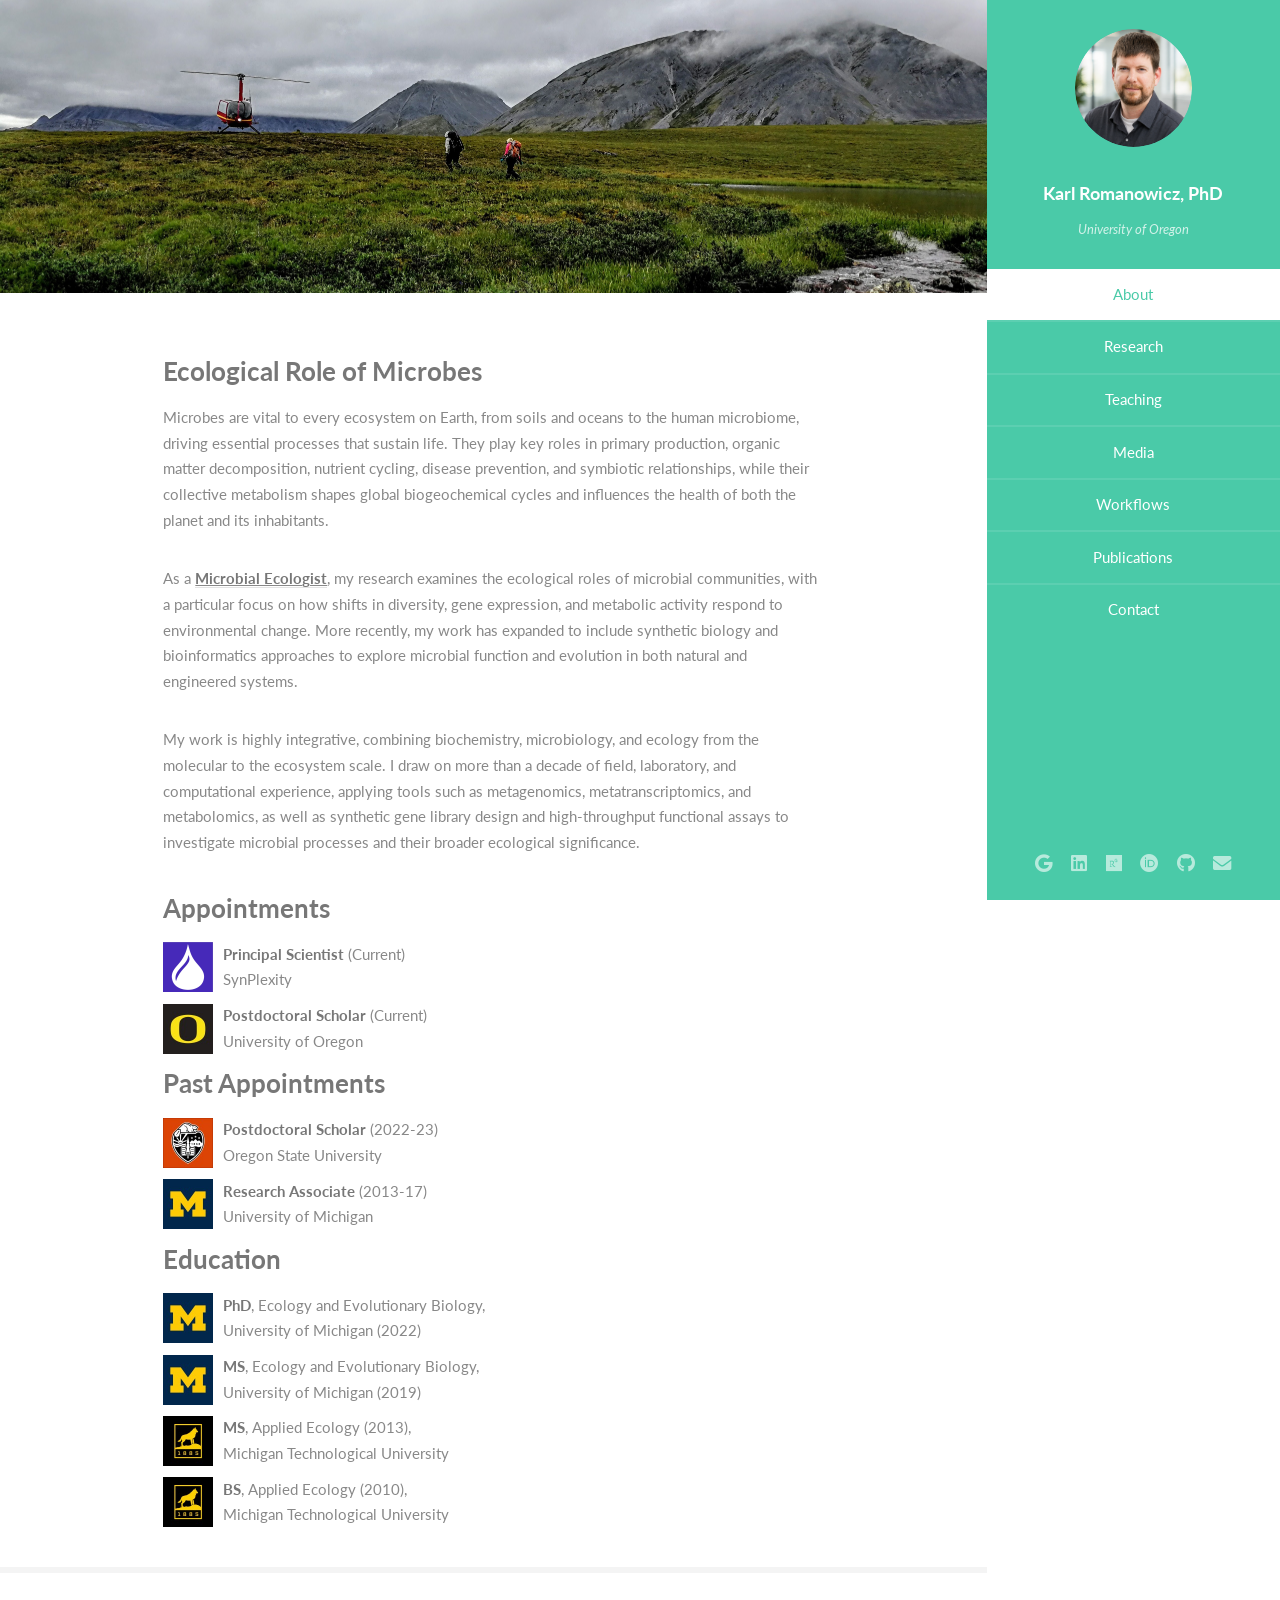
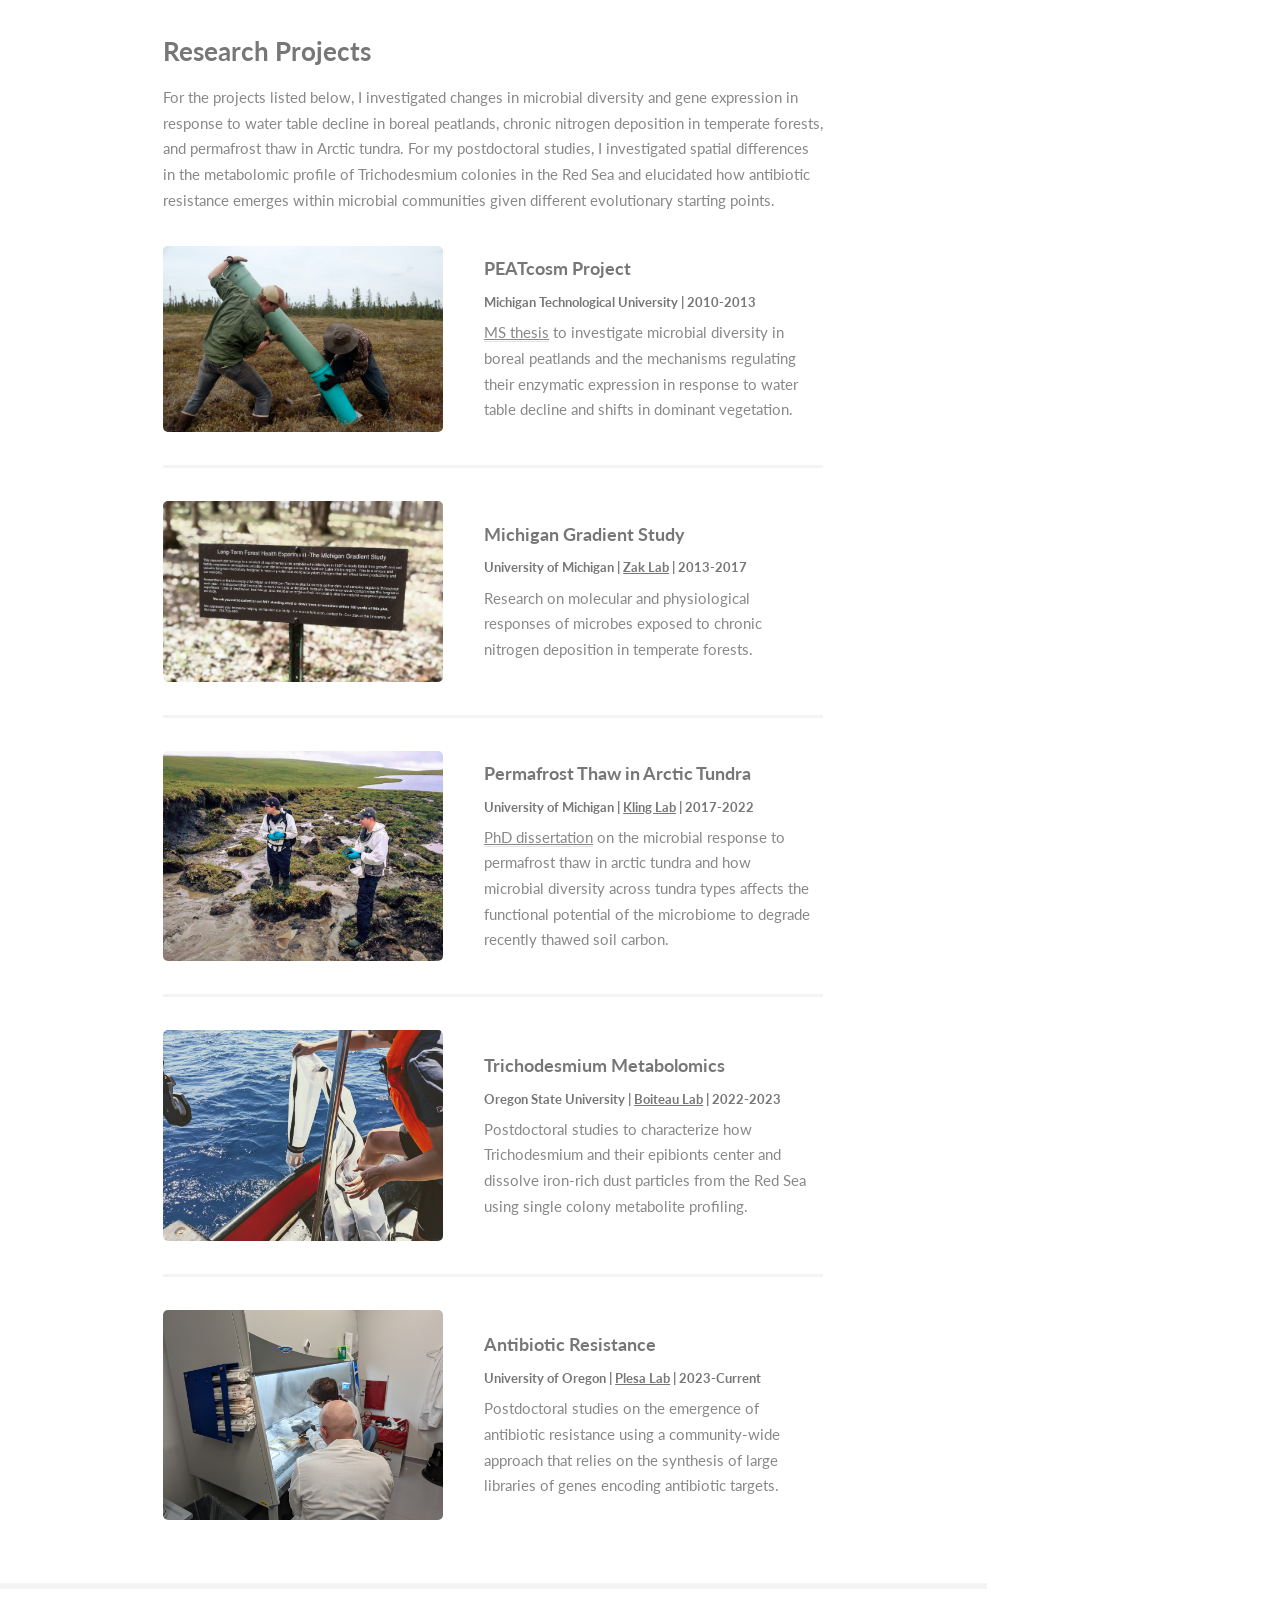
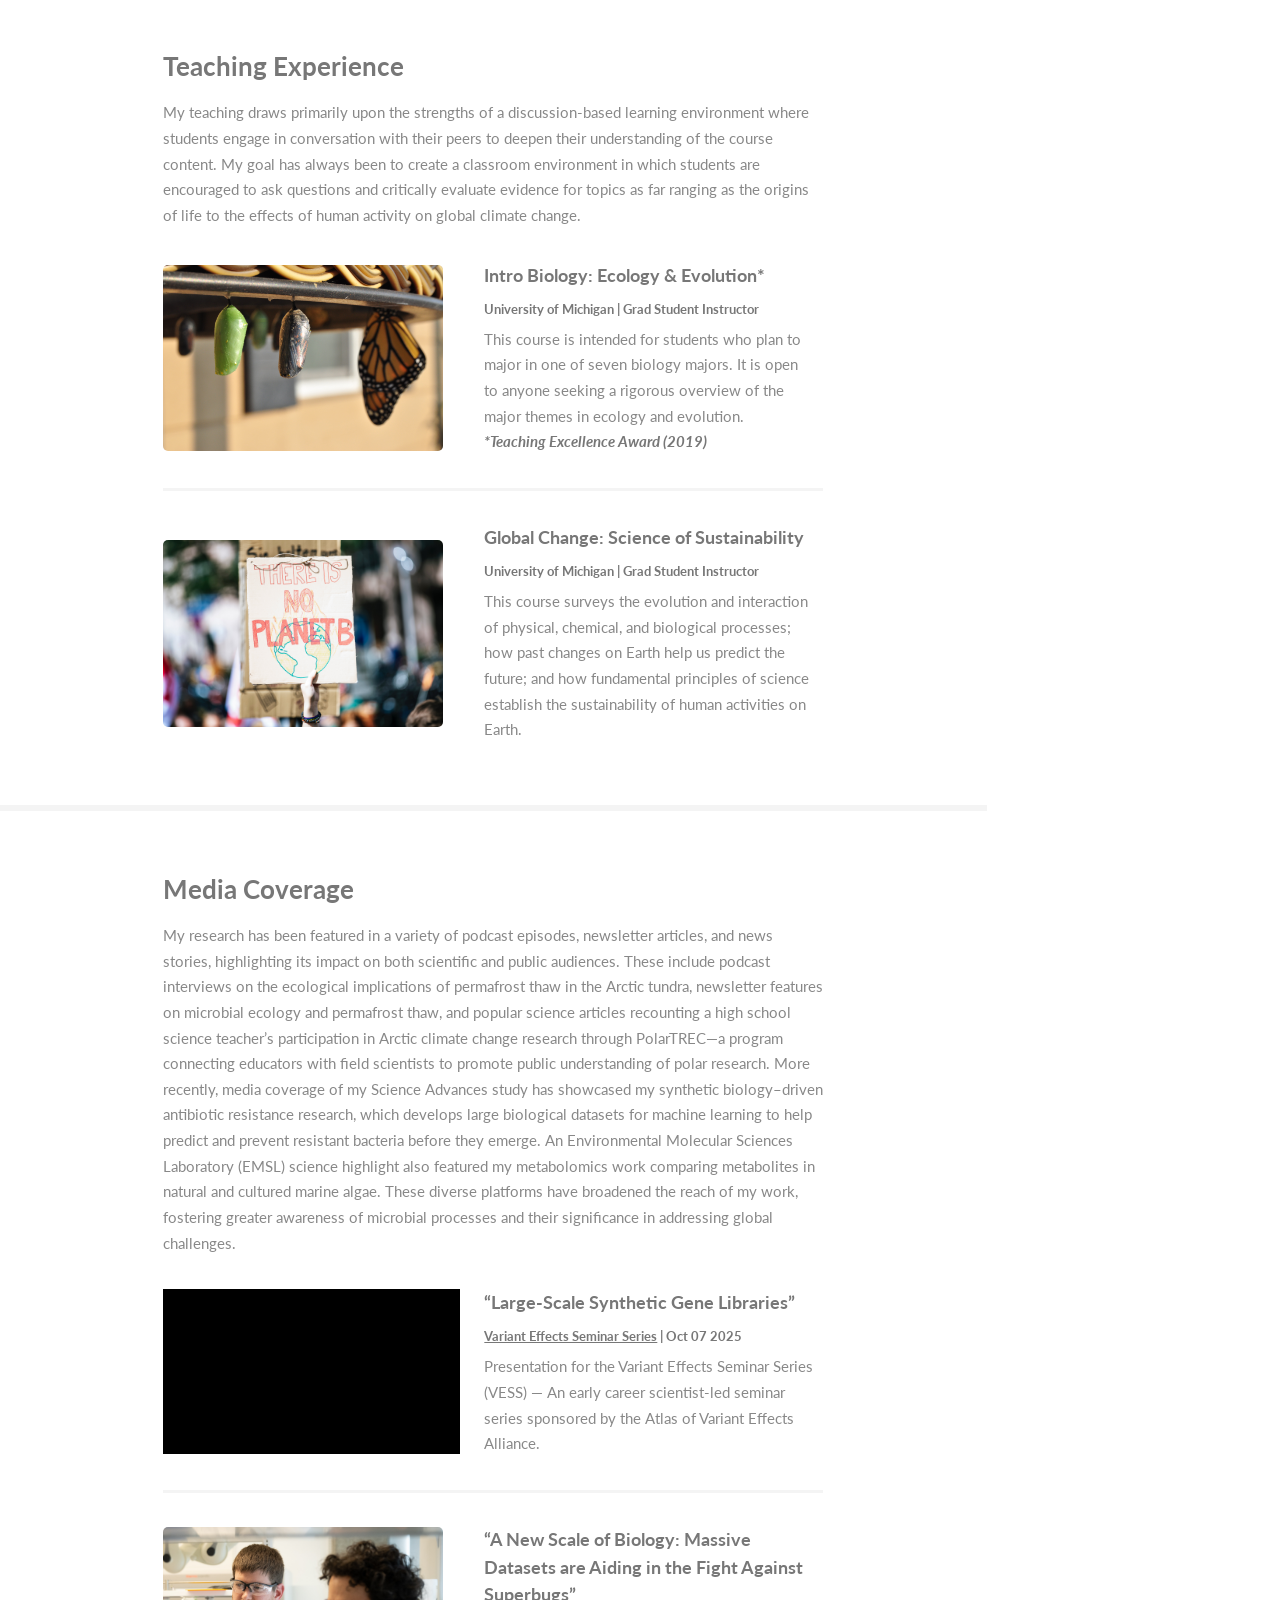
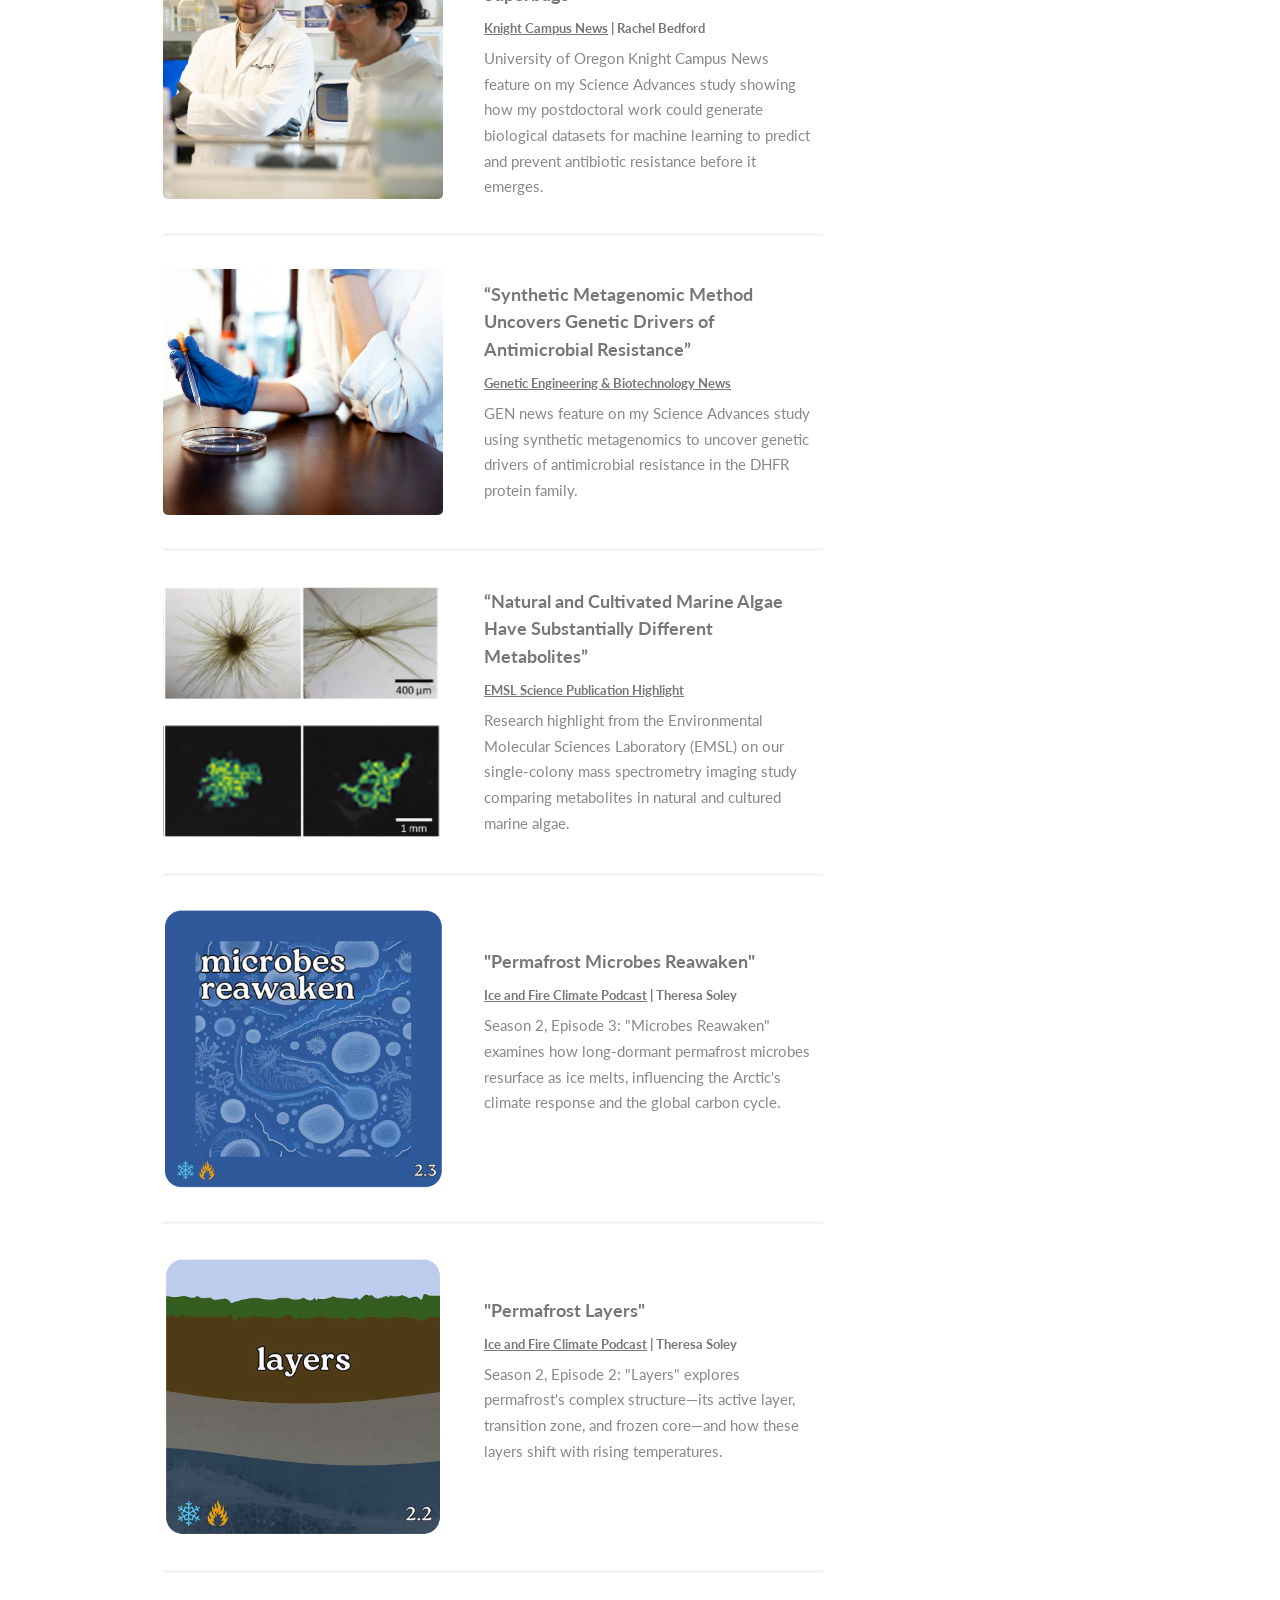
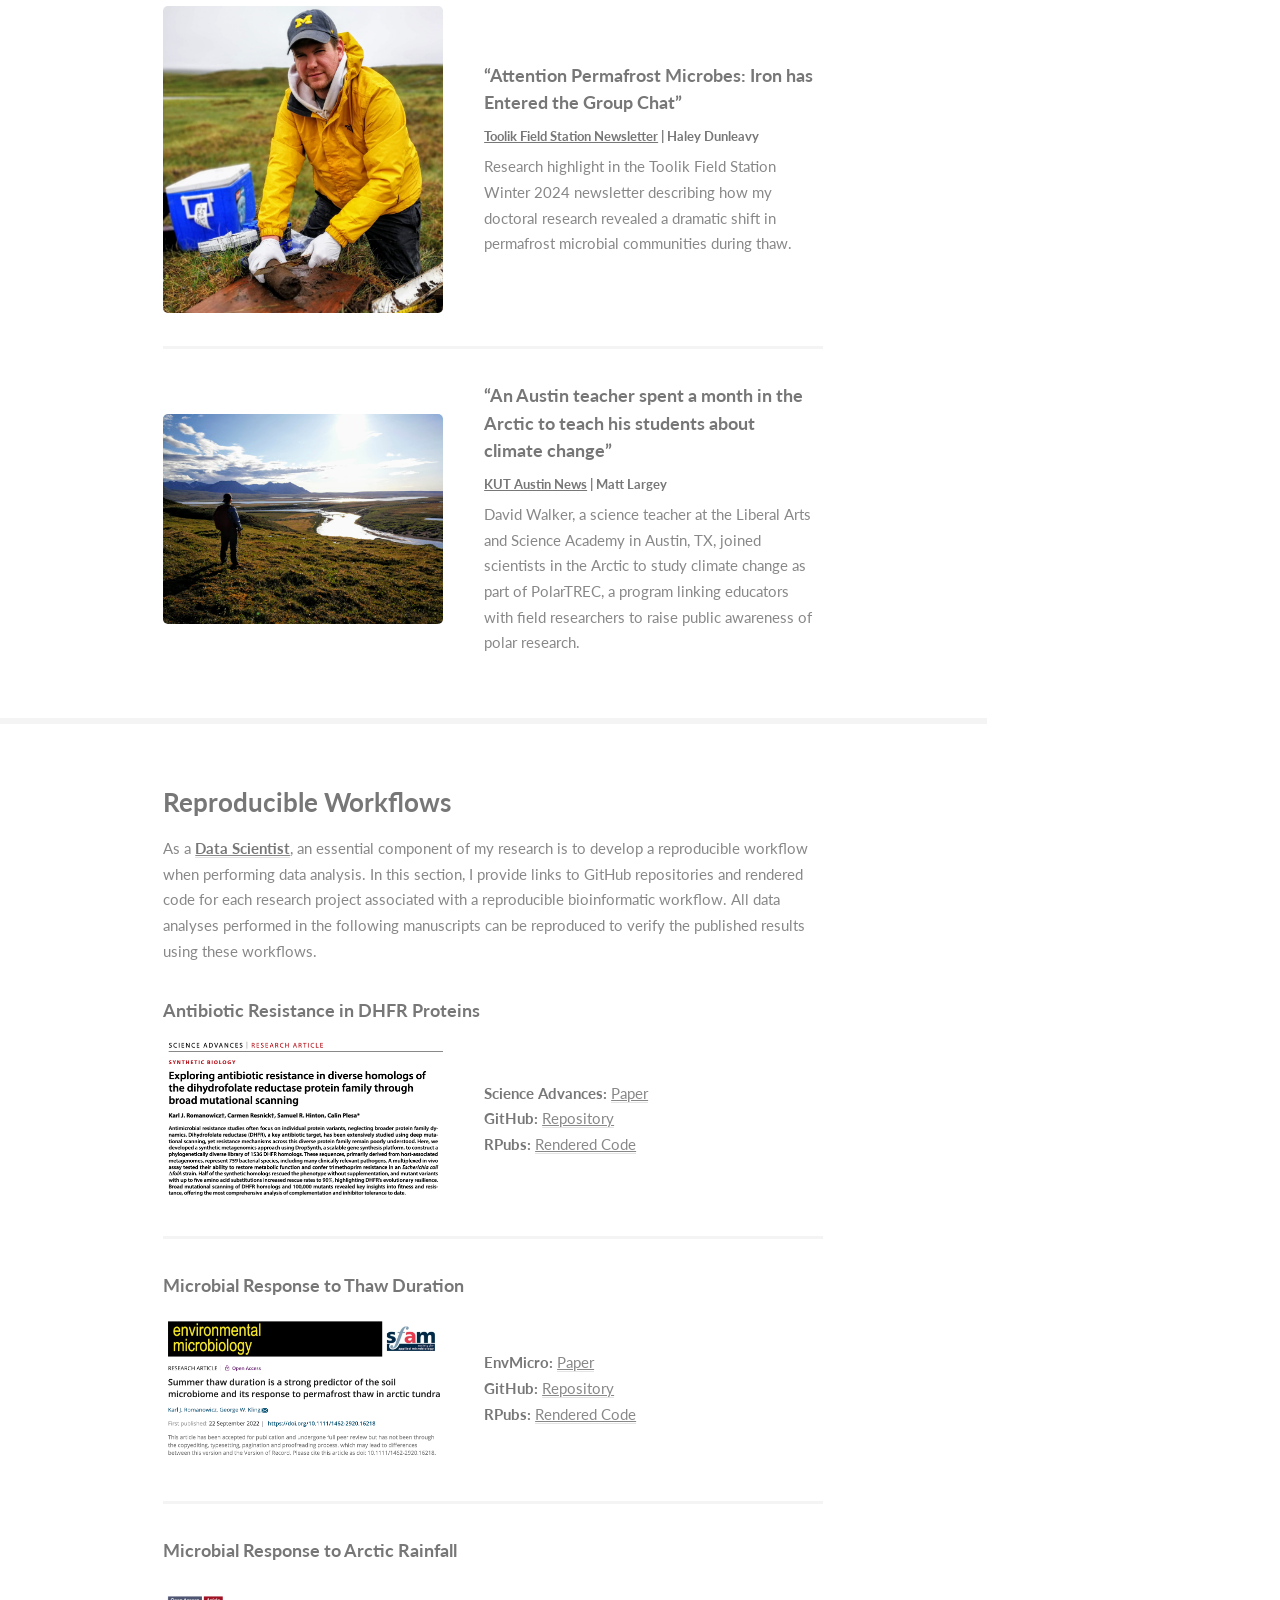
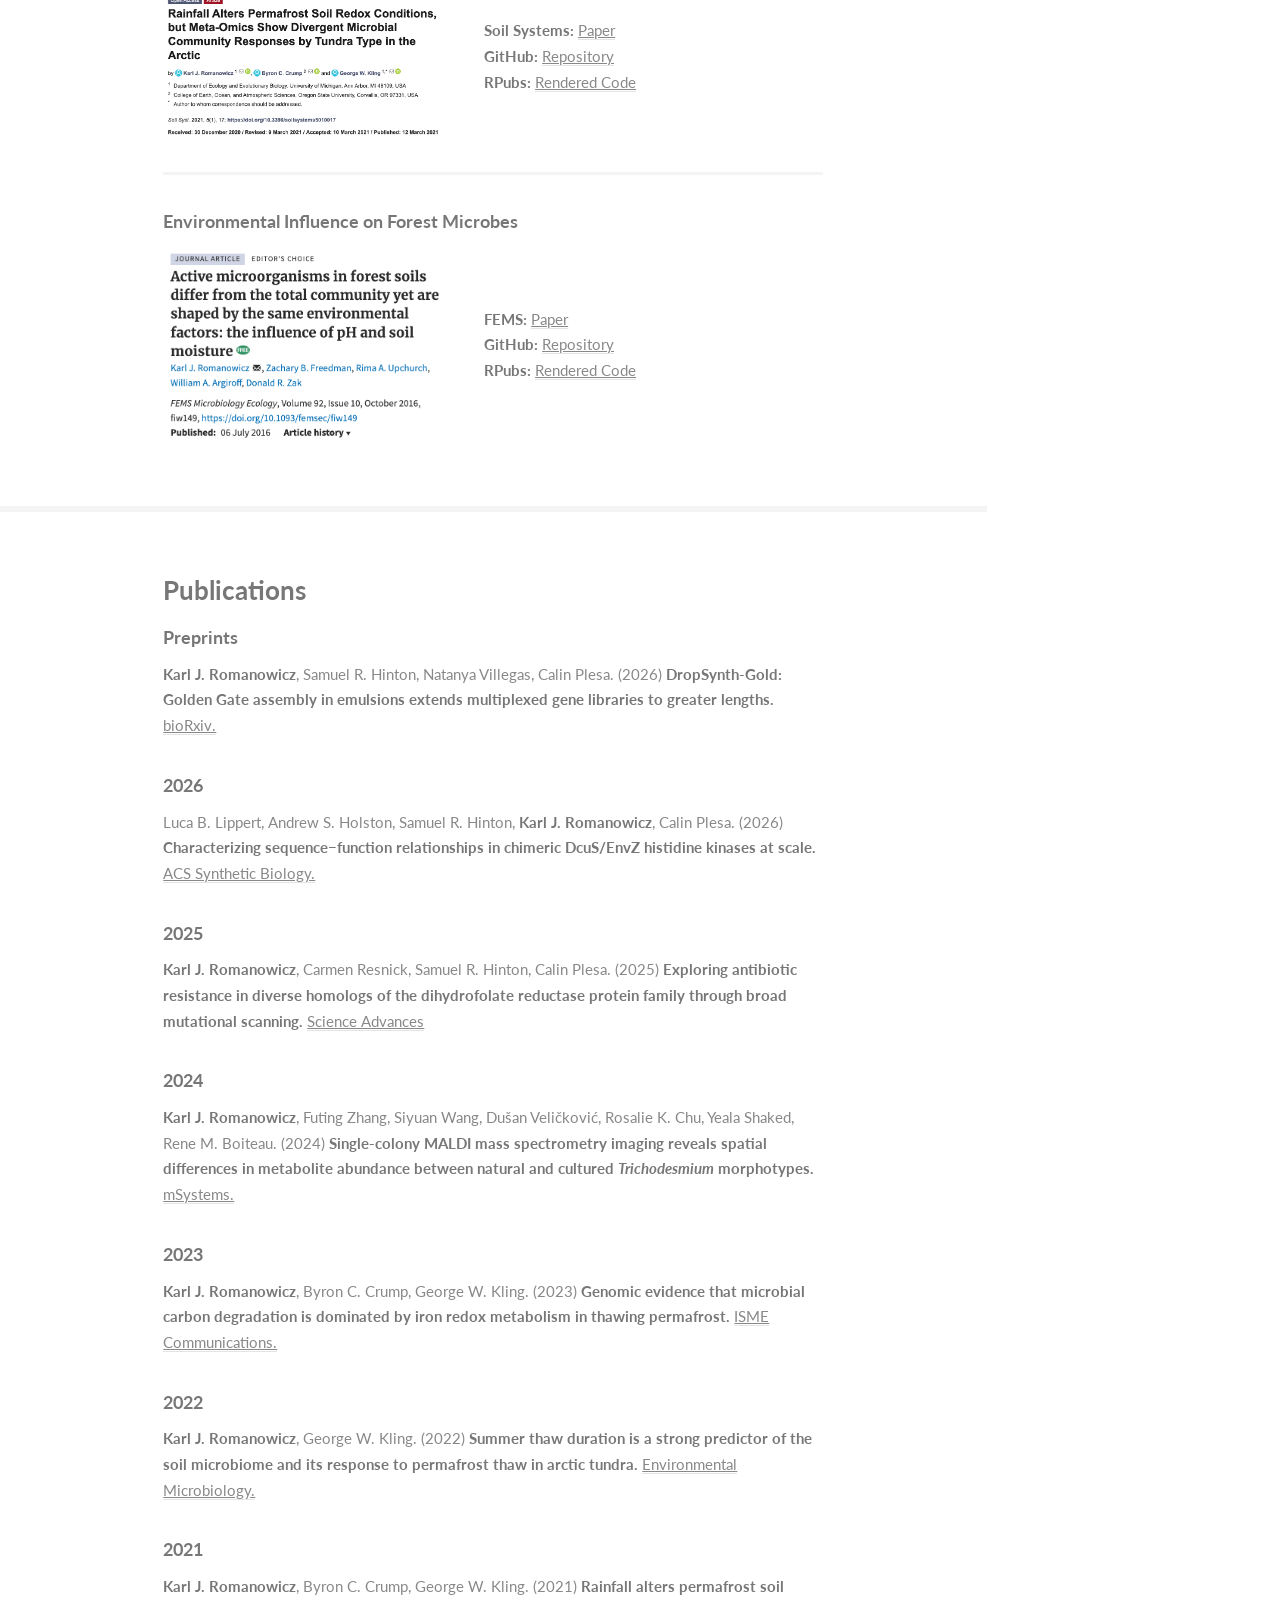
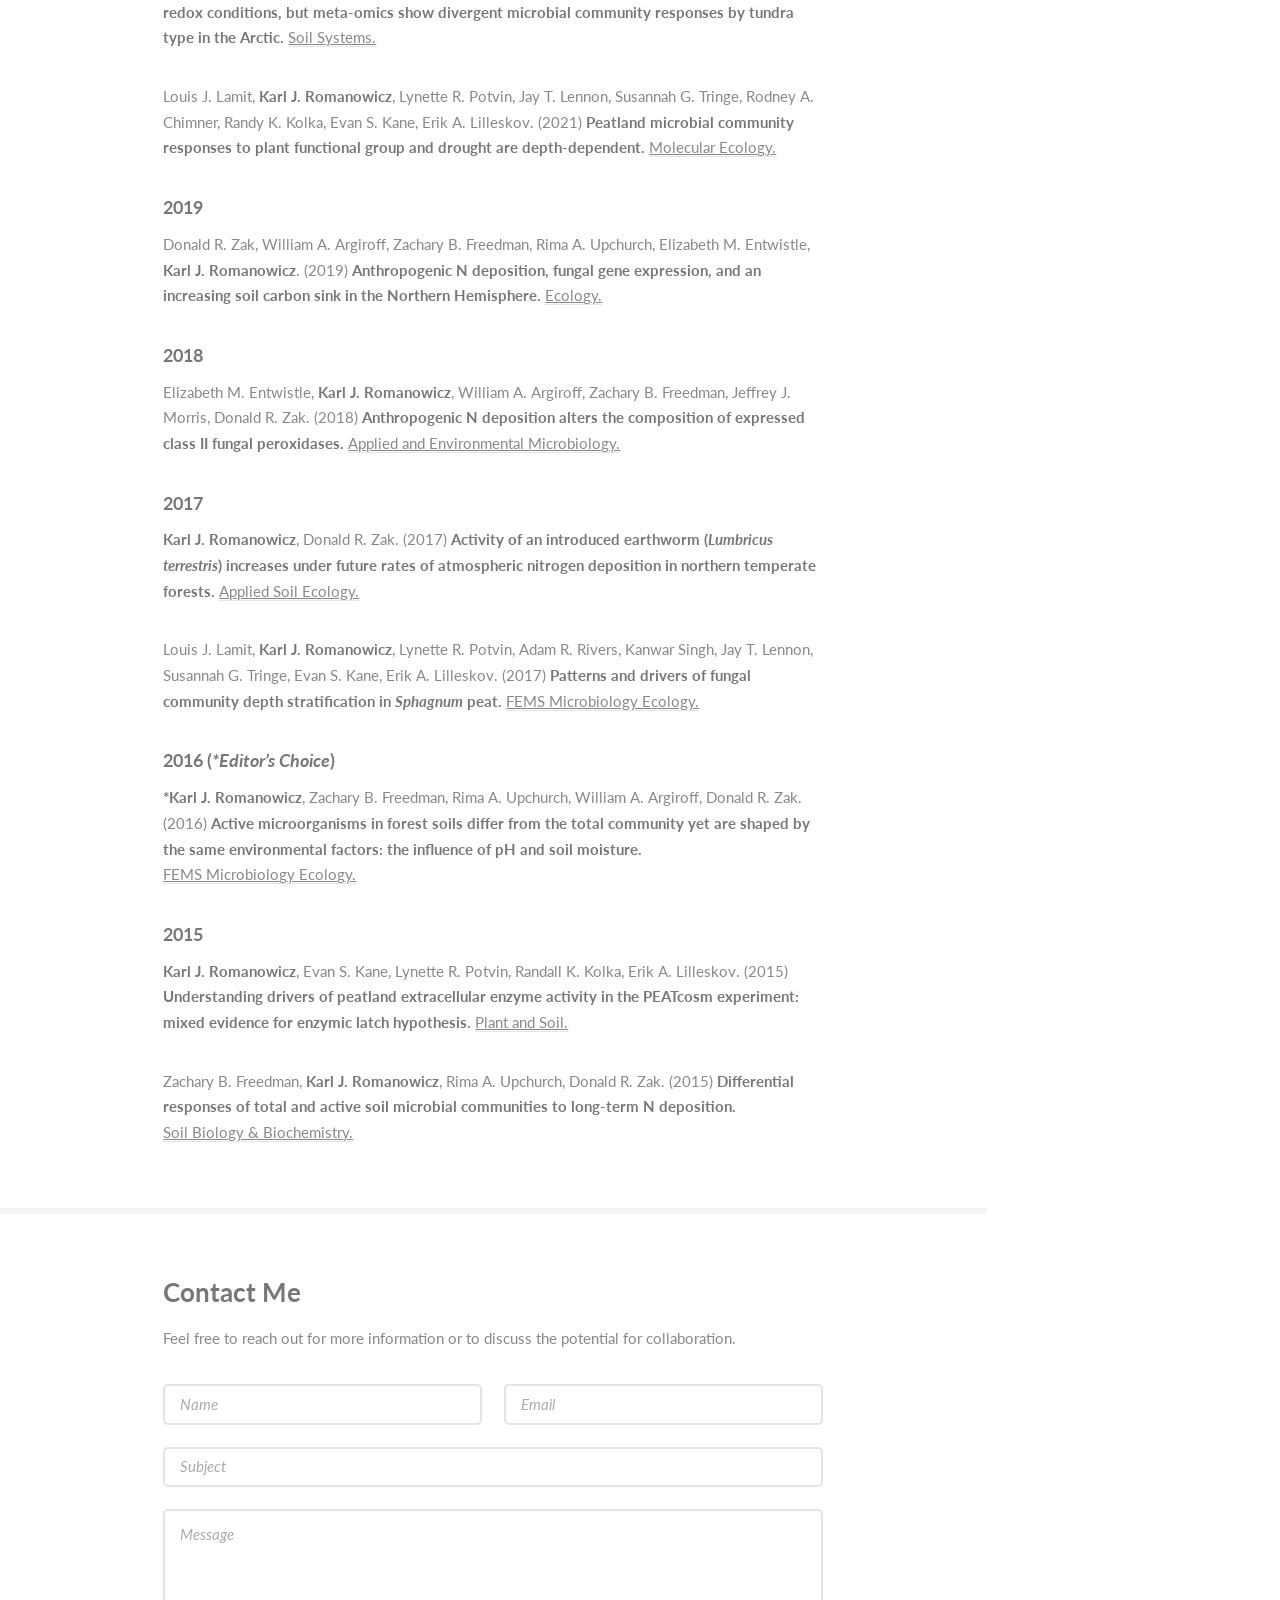
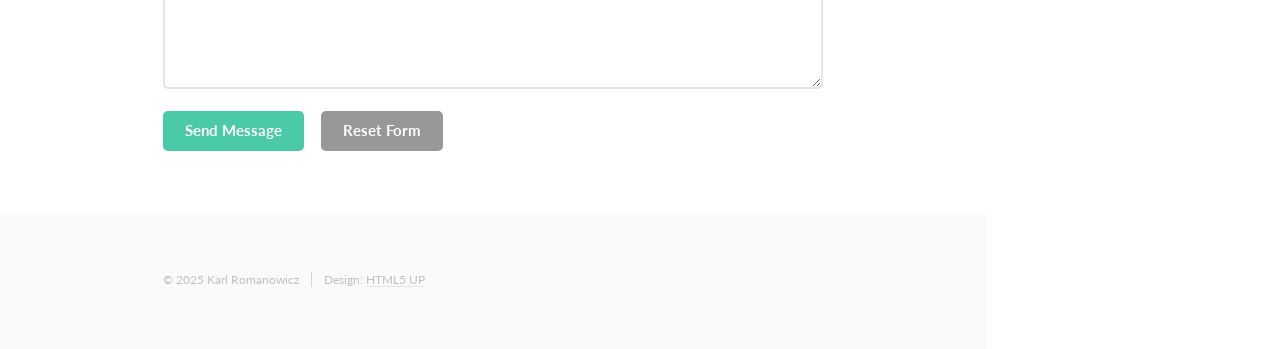
<file: index.html>
<!DOCTYPE HTML>
<!--
	Read Only by HTML5 UP
	html5up.net | @ajlkn
	Free for personal and commercial use under the CCA 3.0 license (html5up.net/license)
-->
<html>
	<head>
		<title>Karl Romanowicz, PhD</title>
		<meta charset="utf-8" />
		<meta name="viewport" content="width=device-width, initial-scale=1, user-scalable=no" />
		<link rel="stylesheet" href="assets/css/main.css" />
	</head>
	<body class="is-preload">

		<!-- Header -->
			<section id="header">
				<header>
					<span class="image avatar"><img src="images/Headshot.png" alt="" /></span>
					<h4 id="logo"><a href="#">Karl Romanowicz, PhD</a></h4>
					<p>
						University of Oregon <br />
					</p>
				</header>
				<nav id="nav">
					<ul>
						<li><a href="#one" class="active">About</a></li>
						<li><a href="#two">Research</a></li>
						<li><a href="#three">Teaching</a></li>
						<li><a href="#four">Media</a></li>
						<li><a href="#five">Workflows</a></li>
						<li><a href="#six">Publications</a></li>
						<li><a href="#seven">Contact</a></li>
					</ul>
				</nav>
				<footer>
					<ul class="icons">
						<li><a href="https://scholar.google.com/citations?user=tTaBV7IAAAAJ&hl=en" class="icon brands fa-google"><span class="label">Google</span></a></li>
						<li><a href="https://www.linkedin.com/in/karl-romanowicz-phd-8131ba204/" class="icon brands fa-linkedin"><span class="label">LinkedIn</span></a></li>
						<li><a href="https://www.researchgate.net/profile/Karl-Romanowicz" class="icon brands fa-researchgate"><span class="label">RG</span></a></li>
						<li><a href="https://orcid.org/0000-0001-8732-3272" class="icon brands fa-orcid"><span class="label">ORCid</span></a></li>
						<li><a href="https://github.com/kromanowicz?tab=repositories" class="icon brands fa-github"><span class="label">Github</span></a></li>
						<li><a href="mailto:krom@uoregon.edu" class="icon solid fa-envelope"><span class="label">Email</span></a></li>
					</ul>
				</footer>
			</section>

		<!-- Wrapper -->
			<div id="wrapper">

				<!-- Main -->
					<div id="main">

						<!-- One -->
							<section id="one">
								<div class="image main" data-position="center">
									<img src="images/helo.banner.jpg" alt="" />
								</div>
								
								<div class="container">
									<header class="major">
									<h3>Ecological Role of Microbes</h3>
									</header>
									<p>Microbes are vital to every ecosystem on Earth, from soils and oceans to the human microbiome, driving essential processes that sustain life. They play key roles in primary production, organic matter decomposition, nutrient cycling, disease prevention, and symbiotic relationships, while their collective metabolism shapes global biogeochemical cycles and influences the health of both the planet and its inhabitants.</p>
									<p>As a <u><b><a class="post-link" href="https://www.linkedin.com/in/karl-romanowicz-8131ba204/">Microbial Ecologist</a></u></b>, my research examines the ecological roles of microbial communities, with a particular focus on how shifts in diversity, gene expression, and metabolic activity respond to environmental change. More recently, my work has expanded to include synthetic biology and bioinformatics approaches to explore microbial function and evolution in both natural and engineered systems.</p>
									<p>My work is highly integrative, combining biochemistry, microbiology, and ecology from the molecular to the ecosystem scale. I draw on more than a decade of field, laboratory, and computational experience, applying tools such as metagenomics, metatranscriptomics, and metabolomics, as well as synthetic gene library design and high-throughput functional assays to investigate microbial processes and their broader ecological significance.</p>

<style>
            .feature-icons-appointments {
                list-style-type: none;
                padding: 0;
		margin: 0;
            }

            .feature-icons-appointments li {
        	margin-bottom: 10px; /* Remove display and align-items properties to allow line breaks */
		display: inline-block; /* Display items in a line */
                vertical-align: top; /* Align items to the top */
		margin-right: 117px; /* Adjust the spacing between bullets */
            }

            .feature-icons-appointments li:nth-child(1) {
                background: url('images/synplexity.png') no-repeat left center;
                background-size: 50px; /* Adjust the size of the first bullet image */
                padding-left: 60px; /* Ensure enough space for the bullet image */
            }
			
			.feature-icons-appointments li:nth-child(2) {
                background: url('images/UO.jpg') no-repeat left center;
                background-size: 50px; /* Adjust the size of the first bullet image */
                padding-left: 60px; /* Ensure enough space for the bullet image */
            }

		@media (max-width: 600px) {
                /* Adjust styles for smaller screens if needed */
                .feature-icons-appointments li {
                display: block; /* Change to block for smaller screens */
		margin-right: 0; /* Remove right margin on smaller screens */
                }
            }
	
	</style>

        <h3>Appointments</h3>
        <ul class="feature-icons-appointments">
            <li><b>Principal Scientist</b> (Current)<br />SynPlexity</li>
			<li><b>Postdoctoral Scholar</b> (Current)<br />University of Oregon</li>
        </ul>

<style>
            .feature-icons-past-appointments {
                list-style-type: none;
                padding: 0;
		margin: 0;
            }

            .feature-icons-past-appointments li {
        	margin-bottom: 10px; /* Remove display and align-items properties to allow line breaks */
		display: inline-block; /* Display items in a line */
                vertical-align: top; /* Align items to the top */
		margin-right: 117px; /* Adjust the spacing between bullets */
            }

            .feature-icons-past-appointments li:nth-child(1) {
                background: url('images/OSU.jpg') no-repeat left center;
                background-size: 50px; /* Adjust the size of the first bullet image */
                padding-left: 60px; /* Ensure enough space for the bullet image */
            }

			.feature-icons-past-appointments li:nth-child(2) {
                background: url('images/UM.jpg') no-repeat left center;
                background-size: 50px; /* Adjust the size of the first bullet image */
                padding-left: 60px; /* Ensure enough space for the bullet image */
            }

		@media (max-width: 600px) {
                /* Adjust styles for smaller screens if needed */
                .feature-icons-past-appointments li {
                display: block; /* Change to block for smaller screens */
		margin-right: 0; /* Remove right margin on smaller screens */
                }
            }
	
	</style>

        <h3>Past Appointments</h3>
        <ul class="feature-icons-past-appointments">
            <li><b>Postdoctoral Scholar</b> (2022-23)<br />Oregon State University</li>
			<li><b>Research Associate</b> (2013-17)<br />University of Michigan</li>
        </ul>

<style>
            .feature-icons-education {
                list-style-type: none;
                padding: 0;
		margin: 0;
            }

            .feature-icons-education li {
        	margin-bottom: 10px; /* Remove display and align-items properties to allow line breaks */
		display: inline-block; /* Display items in a line */
                vertical-align: top; /* Align items to the top */
		margin-right: 40px; /* Adjust the spacing between bullets */
            }

            .feature-icons-education li:nth-child(1) {
                background: url('images/UM.jpg') no-repeat left center;
                background-size: 50px; /* Adjust the size of the first bullet image */
                padding-left: 60px; /* Ensure enough space for the bullet image */
            }

            .feature-icons-education li:nth-child(2) {
                background: url('images/UM.jpg') no-repeat left center;
                background-size: 50px; /* Adjust the size of the first bullet image */
                padding-left: 60px; /* Ensure enough space for the bullet image */
            }

		@media (max-width: 600px) {
                /* Adjust styles for smaller screens if needed */
                .feature-icons-education li {
                display: block; /* Change to block for smaller screens */
		margin-right: 0; /* Remove right margin on smaller screens */
                }
            }
	
        </style>

        <h3>Education</h3>
        <ul class="feature-icons-education">
            <li><b>PhD</b>, Ecology and Evolutionary Biology,<br />University of Michigan (2022)</li>
            <li><b>MS</b>, Ecology and Evolutionary Biology,<br />University of Michigan (2019)</li>
        </ul>

<style>
            .feature-icons-education-2 {
                list-style-type: none;
                padding: 0;
		margin: 0;
            }

            .feature-icons-education-2 li {
        	margin-bottom: 10px; /* Remove display and align-items properties to allow line breaks */
		display: inline-block; /* Display items in a line */
                vertical-align: top; /* Align items to the top */
		margin-right: 85px; /* Adjust the spacing between bullets */
            }

            .feature-icons-education-2 li:nth-child(1) {
                background: url('images/MTU.jpg') no-repeat left center;
                background-size: 50px; /* Adjust the size of the first bullet image */
                padding-left: 60px; /* Ensure enough space for the bullet image */
            }

            .feature-icons-education-2 li:nth-child(2) {
                background: url('images/MTU.jpg') no-repeat left center;
                background-size: 50px; /* Adjust the size of the first bullet image */
                padding-left: 60px; /* Ensure enough space for the bullet image */
            }

		@media (max-width: 600px) {
                /* Adjust styles for smaller screens if needed */
                .feature-icons-education-2 li {
                display: block; /* Change to block for smaller screens */
		margin-right: 0; /* Remove right margin on smaller screens */
                }
            }
	
        </style>

		<ul class="feature-icons-education-2">
            		<li><b>MS</b>, Applied Ecology (2013),<br />Michigan Technological University</li>
            		<li><b>BS</b>, Applied Ecology (2010),<br />Michigan Technological University</li>
        	</ul>
								</div>
							</section>


						<!-- Two -->
							<section id="two">
								<div class="container">
									<h3>Research Projects</h3>
									<p>For the projects listed below, I investigated changes in microbial diversity and gene expression in response to water table decline in boreal peatlands, chronic nitrogen deposition in temperate forests, and permafrost thaw in Arctic tundra. For my postdoctoral studies, I investigated spatial differences in the metabolomic profile of Trichodesmium colonies in the Red Sea and elucidated how antibiotic resistance emerges within microbial communities given different evolutionary starting points.</p>
									<div class="features">
										<article>
											<a href="#" class="image"><img src="images/PEATcosm3.JPG" alt="" /></a>
											<div class="inner">
												<h4>PEATcosm Project</h4>
												<h5>Michigan Technological University | 2010-2013</h5>
												<p><u><a class="post-link" href="https://www.proquest.com/openview/e5f63a10ad4295de31a354314cff64e2/1?cbl=18750&parentSessionId=B9v%2BMsUggKX8fdnSP2jwDQnTjxDBEF3sHTJQkqoVoS4%3D&pq-origsite=gscholar&parentSessionId=ziIy3f6JcMBFtPlQnS9PJB%2BtT2ioF9LJvbXNl6RPg5s%3D">MS thesis</a></u> to investigate microbial diversity in boreal peatlands and the mechanisms regulating their enzymatic expression in response to water table decline and shifts in dominant vegetation.</p>
											</div>
										</article>
										<article>
											<a href="#" class="image"><img src="images/Gradient.jpg" alt="" /></a>
											<div class="inner">
												<h4>Michigan Gradient Study</h4>
												<h5>University of Michigan | <u><a class="post-link" href="https://zaklab.seas.umich.edu/research-2/">Zak Lab</a></u> | 2013-2017</h5>
												<p>Research on molecular and physiological responses of microbes exposed to chronic nitrogen deposition in temperate forests.</p>
											</div>
										</article>
										<article>
											<a href="#" class="image"><img src="images/Thaw.jpg" alt="" /></a>
											<div class="inner">
												<h4>Permafrost Thaw in Arctic Tundra</h4>
												<h5>University of Michigan | <u><a class="post-link" href="https://sites.lsa.umich.edu/gwk/arctic-research-2/">Kling Lab</a></u> | 2017-2022</h5>
												<p><u><a class="post-link" href="https://deepblue.lib.umich.edu/handle/2027.42/174188">PhD dissertation</a></u> on the microbial response to permafrost thaw in arctic tundra and how microbial diversity across tundra types affects the functional potential of the microbiome to degrade recently thawed soil carbon.</p>
											</div>
										</article>
										<article>
											<a href="#" class="image"><img src="images/RedSea3.jpg" alt="" /></a>
											<div class="inner">
												<h4>Trichodesmium Metabolomics</h4>
												<h5>Oregon State University | <u><a class="post-link" href="https://www.boiteaulab.org/research">Boiteau Lab</a></u> | 2022-2023</h5>
												<p>Postdoctoral studies to characterize how Trichodesmium and their epibionts center and dissolve iron-rich dust particles from the Red Sea using single colony metabolite profiling.</p>
											</div>
										</article>
										<article>
											<a href="#" class="image"><img src="images/plesa.lab.jpg" alt="" /></a>
											<div class="inner">
												<h4>Antibiotic Resistance</h4>
												<h5>University of Oregon | <u><a class="post-link" href="https://www.plesalab.org/people.html">Plesa Lab</a></u> | 2023-Current</h5>
												<p>Postdoctoral studies on the emergence of antibiotic resistance using a community-wide approach that relies on the synthesis of large libraries of genes encoding antibiotic targets.</p>
											</div>
										</article>
									</div>
								</div>
							</section>

						<!-- Three -->
							<section id="three">
								<div class="container">
									<h3>Teaching Experience</h3>
									<p>My teaching draws primarily upon the strengths of a discussion-based learning environment where students engage in conversation with their peers to deepen their understanding of the course content. My goal has always been to create a classroom environment in which students are encouraged to ask questions and critically evaluate evidence for topics as far ranging as the origins of life to the effects of human activity on global climate change.</p>
									<div class="features">
										<article>
											<a href="https://unsplash.com/photos/VMKBFR6r_jg" class="image"><img src="images/butterfly.jpg" alt="" /></a>
											<div class="inner">
												<h4>Intro Biology: Ecology & Evolution*</h4>
												<h5>University of Michigan | Grad Student Instructor</h5>
												<p>This course is intended for students who plan to major in one of seven biology majors. It is open to anyone seeking a rigorous overview of the major themes in ecology and evolution.<br />
												<b><i>*Teaching Excellence Award (2019)</i></b></p>
											</div>
										</article>
										<article>
											<a href="https://unsplash.com/photos/TknRspuNTJs" class="image"><img src="images/planetb.jpg" alt="" /></a>
											<div class="inner">
												<h4>Global Change: Science of Sustainability</h4>
												<h5>University of Michigan | Grad Student Instructor</h5>
												<p> This course surveys the evolution and interaction of physical, chemical, and biological processes; how past changes on Earth help us predict the future; and how fundamental principles of science establish the sustainability of human activities on Earth.</p>
											</div>
										</article>
										
									</div>
								</div>
							</section>
						
						<!-- Four -->
							<section id="four">
								<div class="container">
									<h3>Media Coverage</h3>
									<p>My research has been featured in a variety of podcast episodes, newsletter articles, and news stories, highlighting its impact on both scientific and public audiences. These include podcast interviews on the ecological implications of permafrost thaw in the Arctic tundra, newsletter features on microbial ecology and permafrost thaw, and popular science articles recounting a high school science teacher’s participation in Arctic climate change research through PolarTREC—a program connecting educators with field scientists to promote public understanding of polar research. More recently, media coverage of my Science Advances study has showcased my synthetic biology–driven antibiotic resistance research, which develops large biological datasets for machine learning to help predict and prevent resistant bacteria before they emerge. An Environmental Molecular Sciences Laboratory (EMSL) science highlight also featured my metabolomics work comparing metabolites in natural and cultured marine algae. These diverse platforms have broadened the reach of my work, fostering greater awareness of microbial processes and their significance in addressing global challenges.</p>
									<div class="features">
										<article class="video-article">
  											<div class="video-container">
    											<iframe
      												src="https://www.youtube-nocookie.com/embed/KiA93lw5SPM"
      												title="YouTube video player"
      												frameborder="0"
      												allow="accelerometer; autoplay; clipboard-write; encrypted-media; gyroscope; picture-in-picture; web-share"
      												allowfullscreen
      												loading="lazy"
      												referrerpolicy="strict-origin-when-cross-origin">
    											</iframe>
  											</div>
  											<div class="inner">
    											<h4>“Large-Scale Synthetic Gene Libraries”</h4>
    											<h5><u><a class="post-link" href="https://www.youtube.com/watch?v=KiA93lw5SPM">Variant Effects Seminar Series</a></u> | Oct 07 2025</h5>
    											<p>Presentation for the Variant Effects Seminar Series (VESS) — An early career scientist-led seminar series sponsored by the Atlas of Variant Effects Alliance.</p>
  											</div>
										</article>
										<article>
											<a href="#" class="image"><img src="images/PlesaLab1.jpg" alt="" /></a>
											<div class="inner">
												<h4>“A New Scale of Biology: Massive Datasets are Aiding in the Fight Against Superbugs”</h4>
												<h5><u><a class="post-link" href="https://knightcampus.uoregon.edu/new-scale-biology-massive-datasets-are-aiding-fight-against-superbugs">Knight Campus News</a></u> | Rachel Bedford</h5>
												<p>University of Oregon Knight Campus News feature on my Science Advances study showing how my postdoctoral work could generate biological datasets for machine learning to predict and prevent antibiotic resistance before it emerges.</p>
											</div>
										</article>
										<article>
											<a href="#" class="image"><img src="images/synmeta.jpg" alt="" /></a>
											<div class="inner">
												<h4>“Synthetic Metagenomic Method Uncovers Genetic Drivers of Antimicrobial Resistance”</h4>
												<h5><u><a class="post-link" href="https://www.genengnews.com/topics/omics/synthetic-metagenomic-method-uncovers-genetic-drivers-of-antimicrobial-resistance/">Genetic Engineering & Biotechnology News</a></u></h5>
												<p>GEN news feature on my Science Advances study using synthetic metagenomics to uncover genetic drivers of antimicrobial resistance in the DHFR protein family.</p>
											</div>
										</article>
										<article>
											<a href="#" class="image"><img src="images/EMSL.png" alt="" /></a>
											<div class="inner">
												<h4>“Natural and Cultivated Marine Algae Have Substantially Different Metabolites”</h4>
												<h5><u><a class="post-link" href="https://www.emsl.pnnl.gov/news/natural-and-cultivated-marine-algae-have-substantially-different-metabolites">EMSL Science Publication Highlight</a></u></h5>
												<p>Research highlight from the Environmental Molecular Sciences Laboratory (EMSL) on our single-colony mass spectrometry imaging study comparing metabolites in natural and cultured marine algae.</p>
											</div>
										</article>
										<article>
                									<a href="#" class="image"><img src="images/ice.fire.microbes.png" alt="" /></a>
                									<div class="inner">
                    										<h4>"Permafrost Microbes Reawaken"</h4>
                    										<h5><u><a class="post-link" href="https://iceandfireclimatepodcast.weebly.com/s2-permafrost-thaw.html">Ice and Fire Climate Podcast</a></u> | Theresa Soley</h5>
                    										<p>Season 2, Episode 3: "Microbes Reawaken" examines how long-dormant permafrost microbes resurface as ice melts, influencing the Arctic's climate response and the global carbon cycle.</p>
                    									<div id="buzzsprout-player-16478453"></div>
                    										<script src="https://www.buzzsprout.com/2142015/episodes/16478453-microbes-reawaken.js?container_id=buzzsprout-player-16478453&player=small" 
                        										type="text/javascript" charset="utf-8"></script>
                									</div>
            									</article>
            									<article>
                									<a href="#" class="image"><img src="images/ice.fire.layers.png" alt="" /></a>
                									<div class="inner">
                    										<h4>"Permafrost Layers"</h4>
                    										<h5><u><a class="post-link" href="https://iceandfireclimatepodcast.weebly.com/s2-permafrost-thaw.html">Ice and Fire Climate Podcast</a></u> | Theresa Soley</h5>
                    										<p>Season 2, Episode 2: "Layers" explores permafrost's complex structure—its active layer, transition zone, and frozen core—and how these layers shift with rising temperatures.</p>
                    									<div id="buzzsprout-player-16324912"></div>
                   										 <script src="https://www.buzzsprout.com/2142015/episodes/16324912-layers.js?container_id=buzzsprout-player-16324912&player=small" 
                        										type="text/javascript" charset="utf-8"></script>
                									</div>
            									</article>
										<article>
											<a href="#" class="image"><img src="images/arctic.karl.jpg" alt="" /></a>
											<div class="inner">
												<h4>“Attention Permafrost Microbes: Iron has Entered the Group Chat”</h4>
												<h5><u><a class="post-link" href="https://www.uaf.edu/toolik/news/stories/attention-permafrost-microbes-iron-has-entered-the-group-chat.php?utm_source=Toolik+Field+Station&utm_campaign=be41d9446d-EMAIL_CAMPAIGN_2022_03_17_09_27_COPY_01&utm_medium=email&utm_term=0_34f7c3643f-be41d9446d-220356746">Toolik Field Station Newsletter</a></u> | Haley Dunleavy</h5>
												<p>Research highlight in the Toolik Field Station Winter 2024 newsletter describing how my doctoral research revealed a dramatic shift in permafrost microbial communities during thaw.</p>
											</div>
										</article>
										<article>
											<a href="#" class="image"><img src="images/arctic.dave.jpg" alt="" /></a>
											<div class="inner">
												<h4>“An Austin teacher spent a month in the Arctic to teach his students about climate change”</h4>
												<h5><u><a class="post-link" href="https://www.kut.org/energy-environment/2019-09-25/this-austin-teacher-spent-a-month-in-the-arctic-to-better-teach-his-students-about-climate-change?fbclid=IwAR2_rnTBA-ltcPEnVfFg9DsJ5BAmMsyCJk0bEJplfOg2ypuyhH9l2eTQr8c">KUT Austin News</a></u> | Matt Largey</h5>
												<p>David Walker, a science teacher at the Liberal Arts and Science Academy in Austin, TX, joined scientists in the Arctic to study climate change as part of PolarTREC, a program linking educators with field researchers to raise public awareness of polar research.</p>
											</div>
										</article>
									</div>
								</div>
							</section>
						
						<!-- Five -->
							<section id="five">
								<div class="container">
									<h3>Reproducible Workflows</h3>
									<p>As a <u><b><a class="post-link" href="https://github.com/kromanowicz?tab=repositories">Data Scientist</a></u></b>, an essential component of my research is to develop a reproducible workflow when performing data analysis. In this section, I provide links to GitHub repositories and rendered code for each research project associated with a reproducible bioinformatic workflow. All data analyses performed in the following manuscripts can be reproduced to verify the published results using these workflows.</p>
									<div class="features">
										<article>
										<h4>Antibiotic Resistance in DHFR Proteins</h4>
											<a href="https://www.science.org/doi/10.1126/sciadv.adw9178" class="image"><img src="images/SciAdv3.png" alt="" /></a>
											<div class="inner">
												<p>
												<b>Science Advances:</b> <u><a class="post-link" href="https://www.science.org/doi/10.1126/sciadv.adw9178">Paper</a></u><br />
												<b>GitHub:</b> <u><a class="post-link" href="https://github.com/kromanowicz/2025-DHFR-BMS">Repository</a></u><br />
												<b>RPubs:</b> <u><a class="post-link" href="https://rpubs.com/kjromano/dhfr_mapping_rmd">Rendered Code</a></u>
												</p>
											</div>
										</article>
										<article>
										<h4>Microbial Response to Thaw Duration</h4>
											<a href="https://sfamjournals.onlinelibrary.wiley.com/doi/10.1111/1462-2920.16218?af=R" class="image"><img src="images/EnvMicro2022.png" alt="" /></a>
											<div class="inner">
												<p>
												<b>EnvMicro:</b> <u><a class="post-link" href="https://sfamjournals.onlinelibrary.wiley.com/doi/10.1111/1462-2920.16218?af=R">Paper</a></u><br />
												<b>GitHub:</b> <u><a class="post-link" href="https://github.com/kromanowicz/2022-Annual-Thaw-Microbes">Repository</a></u><br />
												<b>RPubs:</b> <u><a class="post-link" href="https://rpubs.com/kjromano/AnnualThaw_16S_SILVA_Analysis">Rendered Code</a></u>
												</p>
											</div>
										</article>
										<article>
										<h4>Microbial Response to Arctic Rainfall</h4>
											<a href="https://www.mdpi.com/2571-8789/5/1/17" class="image"><img src="images/SoilSystem2021.png" alt="" /></a>
											<div class="inner">
												<p>
												<b>Soil Systems:</b> <u><a class="post-link" href="https://www.mdpi.com/2571-8789/5/1/17">Paper</a></u><br />
												<b>GitHub:</b> <u><a class="post-link" href="https://github.com/kromanowicz/2021-Rainfall-Redox-Microbes">Repository</a></u><br />
												<b>RPubs:</b> <u><a class="post-link" href="https://rpubs.com/kjromano/SoilSystems21_MG_Analysis">Rendered Code</a></u>
												</p>
											</div>
										</article>
										<article>
										<h4>Environmental Influence on Forest Microbes</h4>
											<a href="https://academic.oup.com/femsec/article/92/10/fiw149/2197794?login=false" class="image"><img src="images/FEMS2016.png" alt="" /></a>
											<div class="inner">
												<p>
												<b>FEMS:</b> <u><a class="post-link" href="https://academic.oup.com/femsec/article/92/10/fiw149/2197794?login=false">Paper</a></u><br />
												<b>GitHub:</b> <u><a class="post-link" href="https://github.com/kromanowicz/2016-Active-Total-Microbes">Repository</a></u><br />
												<b>RPubs:</b> <u><a class="post-link" href="https://rpubs.com/kjromano/MI_Gradient_Romanowicz_2016">Rendered Code</a></u>
												</p>
											</div>
										</article>
									</div>
								</div>
							</section>
						
						<!-- Six -->
							<section id="six">
								<div class="container">
									<h3>Publications</h3>

									<h4>Preprints</h4>
										<p><b>Karl J. Romanowicz</b>, Samuel R. Hinton, Natanya Villegas, Calin Plesa. (2026) <strong>DropSynth-Gold: Golden Gate assembly in emulsions extends multiplexed gene libraries to greater lengths.</strong>
											<u><a class="post-link" href="https://www.biorxiv.org/content/10.64898/2026.05.29.728538v1">bioRxiv.</u></a></p>
									
									<h4>2026</h4>
										<p>Luca B. Lippert, Andrew S. Holston, Samuel R. Hinton, <b>Karl J. Romanowicz</b>, Calin Plesa. (2026) <strong>Characterizing sequence−function relationships in chimeric DcuS/EnvZ histidine kinases at scale.</strong>
											<u><a class="post-link" href="https://pubs.acs.org/asbcd6/article-abstract/doi/10.1021/acssynbio.6c00448/5436754/Characterizing-Sequence-Function-Relationships-in?redirectedFrom=fulltext">ACS Synthetic Biology.</u></a></p>
									
									<h4>2025</h4>
										<p><b>Karl J. Romanowicz</b>, Carmen Resnick, Samuel R. Hinton, Calin Plesa. (2025) <strong>Exploring antibiotic resistance in diverse homologs of the dihydrofolate reductase protein family through broad mutational scanning.</strong>
											<u><a class="post-link" href="https://www.science.org/doi/10.1126/sciadv.adw9178">Science Advances</u></a></p>
									
									<h4>2024</h4>
										<p><b>Karl J. Romanowicz</b>, Futing Zhang, Siyuan Wang, Dušan Veličković, Rosalie K. Chu, Yeala Shaked, Rene M. Boiteau. (2024) <strong>Single-colony MALDI mass spectrometry imaging reveals spatial differences in metabolite abundance between natural and cultured <i>Trichodesmium</i> morphotypes.</strong>
											<u><a class="post-link" href="https://doi.org/10.1128/msystems.01152-24">mSystems.</u></a></p>
									
									<h4>2023</h4>
										<p><b>Karl J. Romanowicz</b>, Byron C. Crump, George W. Kling. (2023) <strong>Genomic evidence that microbial carbon degradation is dominated by iron redox metabolism in thawing permafrost.</strong>
											<u><a class="post-link" href="https://www.nature.com/articles/s43705-023-00326-5">ISME Communications.</u></a></p>
									
									<h4>2022</h4>
										<p><b>Karl J. Romanowicz</b>, George W. Kling. (2022) <strong>Summer thaw duration is a strong predictor of the soil microbiome and its response to permafrost thaw in arctic tundra.</strong>
											<u><a class="post-link" href="https://sfamjournals.onlinelibrary.wiley.com/doi/10.1111/1462-2920.16218?af=R">Environmental Microbiology.</u></a></p>
					
									<h4>2021</h4>
										<p><b>Karl J. Romanowicz</b>, Byron C. Crump, George W. Kling. (2021) <strong>Rainfall alters permafrost soil redox conditions, but meta-omics show divergent microbial community responses by tundra type in the Arctic.</strong>
											<u><a class="post-link" href="https://www.mdpi.com/2571-8789/5/1/17">Soil Systems.</a></u></p>
										<p>Louis J. Lamit, <b>Karl J. Romanowicz</b>, Lynette R. Potvin, Jay T. Lennon, Susannah G. Tringe, Rodney A. Chimner, Randy K. Kolka, Evan S. Kane, Erik A. Lilleskov. (2021) <strong>Peatland microbial community responses to plant functional group and drought are depth-dependent.</strong>
											<u><a class="post-link" href="https://onlinelibrary.wiley.com/doi/10.1111/mec.16125">Molecular Ecology.</a></u></p>
						
									<h4>2019</h4>
										<p>Donald R. Zak, William A. Argiroff, Zachary B. Freedman, Rima A. Upchurch, Elizabeth M. Entwistle, <b>Karl J. Romanowicz</b>. (2019) <strong>Anthropogenic N deposition, fungal gene expression, and an increasing soil carbon sink in the Northern Hemisphere.</strong>
											<u><a class="post-link" href="https://esajournals.onlinelibrary.wiley.com/doi/abs/10.1002/ecy.2804">Ecology.</a></u></p>
						
									<h4>2018</h4>
										<p>Elizabeth M. Entwistle, <b>Karl J. Romanowicz</b>, William A. Argiroff, Zachary B. Freedman, Jeffrey J. Morris, Donald R. Zak. (2018) <strong>Anthropogenic N deposition alters the composition of expressed class II fungal peroxidases.</strong>
											<u><a class="post-link" href="https://journals.asm.org/doi/full/10.1128/AEM.02816-17">Applied and Environmental Microbiology.</a></u></p>
						
									<h4>2017</h4>
										<p><b>Karl J. Romanowicz</b>, Donald R. Zak. (2017) <strong>Activity of an introduced earthworm (<i>Lumbricus terrestris</i>) increases under future rates of atmospheric nitrogen deposition in northern temperate forests.</strong>
											<u><a class="post-link" href="https://www.sciencedirect.com/science/article/abs/pii/S092913931730570X">Applied Soil Ecology.</a></u></p>
										<p>Louis J. Lamit, <b>Karl J. Romanowicz</b>, Lynette R. Potvin, Adam R. Rivers, Kanwar Singh, Jay T. Lennon, Susannah G. Tringe, Evan S. Kane, Erik A. Lilleskov. (2017) <strong>Patterns and drivers of fungal community depth stratification in <i>Sphagnum</i> peat.</strong>
											<u><a class="post-link" href="https://academic.oup.com/femsec/article/93/7/fix082/3909725?login=false">FEMS Microbiology Ecology.</a></u></p>	
					
									<h4>2016 (<i>*Editor’s Choice</i>)</h4>
										<p><b>*Karl J. Romanowicz</b>, Zachary B. Freedman, Rima A. Upchurch, William A. Argiroff, Donald R. Zak. (2016) <strong>Active microorganisms in forest soils differ from the total community yet are shaped by the same environmental factors: the influence of pH and soil moisture.</strong><br />
											<u><a class="post-link" href="https://academic.oup.com/femsec/article/92/10/fiw149/2197794?login=false">FEMS Microbiology Ecology.</a></u></p>
						
									<h4>2015</h4>
										<p><b>Karl J. Romanowicz</b>, Evan S. Kane, Lynette R. Potvin, Randall K. Kolka, Erik A. Lilleskov. (2015) <strong>Understanding drivers of peatland extracellular enzyme activity in the PEATcosm experiment: mixed evidence for enzymic latch hypothesis.</strong>
											<u><a class="post-link" href="https://link.springer.com/article/10.1007/s11104-015-2746-4">Plant and Soil.</a></u></p>
										<p>Zachary B. Freedman, <b>Karl J. Romanowicz</b>, Rima A. Upchurch, Donald R. Zak. (2015) <strong>Differential responses of total and active soil microbial communities to long-term N deposition.</strong><br />
											<u><a class="post-link" href="https://www.sciencedirect.com/science/article/abs/pii/S0038071715002928">Soil Biology & Biochemistry.</a></u></p>
								</div>
							</section>

						<!-- Seven -->
							<section id="seven">
								<div class="container">
									<h3>Contact Me</h3>
									<p>Feel free to reach out for more information or to discuss the potential for collaboration.</p>
									<form method="post" action="https://formspree.io/f/maykqpvy">
										<div class="row gtr-uniform">
											<div class="col-6 col-12-xsmall"><input type="text" name="name" id="name" placeholder="Name" /></div>
											<div class="col-6 col-12-xsmall"><input type="email" name="email" id="email" placeholder="Email" /></div>
											<div class="col-12"><input type="text" name="subject" id="subject" placeholder="Subject" /></div>
											<div class="col-12"><textarea name="message" id="message" placeholder="Message" rows="6"></textarea></div>
											<div class="col-12">
												<ul class="actions">
													<li><input type="submit" class="primary" value="Send Message" /></li>
													<li><input type="reset" value="Reset Form" /></li>
												</ul>
											</div>
										</div>
									</form>
								</div>
							</section>

						<!-- Eight -->
						<!--
							<section id="eight">
								<div class="container">
									<h3>Elements</h3>

									<section>
										<h4>Text</h4>
										<p>This is <b>bold</b> and this is <strong>strong</strong>. This is <i>italic</i> and this is <em>emphasized</em>.
										This is <sup>superscript</sup> text and this is <sub>subscript</sub> text.
										This is <u>underlined</u> and this is code: <code>for (;;) { ... }</code>. Finally, <a href="#">this is a link</a>.</p>
										<hr />
										<header>
											<h4>Heading with a Subtitle</h4>
											<p>Lorem ipsum dolor sit amet nullam id egestas urna aliquam</p>
										</header>
										<p>Nunc lacinia ante nunc ac lobortis. Interdum adipiscing gravida odio porttitor sem non mi integer non faucibus ornare mi ut ante amet placerat aliquet. Volutpat eu sed ante lacinia sapien lorem accumsan varius montes viverra nibh in adipiscing blandit tempus accumsan.</p>
										<header>
											<h5>Heading with a Subtitle</h5>
											<p>Lorem ipsum dolor sit amet nullam id egestas urna aliquam</p>
										</header>
										<p>Nunc lacinia ante nunc ac lobortis. Interdum adipiscing gravida odio porttitor sem non mi integer non faucibus ornare mi ut ante amet placerat aliquet. Volutpat eu sed ante lacinia sapien lorem accumsan varius montes viverra nibh in adipiscing blandit tempus accumsan.</p>
										<hr />
										<h2>Heading Level 2</h2>
										<h3>Heading Level 3</h3>
										<h4>Heading Level 4</h4>
										<h5>Heading Level 5</h5>
										<h6>Heading Level 6</h6>
										<hr />
										<h5>Blockquote</h5>
										<blockquote>Fringilla nisl. Donec accumsan interdum nisi, quis tincidunt felis sagittis eget tempus euismod. Vestibulum ante ipsum primis in faucibus vestibulum. Blandit adipiscing eu felis iaculis volutpat ac adipiscing accumsan faucibus. Vestibulum ante ipsum primis in faucibus lorem ipsum dolor sit amet nullam adipiscing eu felis.</blockquote>
										<h5>Preformatted</h5>
										<pre><code>i = 0;

while (!deck.isInOrder()) {
    print 'Iteration ' + i;
    deck.shuffle();
    i++;
}

print 'It took ' + i + ' iterations to sort the deck.';</code></pre>
									</section>

									<section>
										<h4>Lists</h4>
										<div class="row">
											<div class="col-6 col-12-xsmall">
												<h5>Unordered</h5>
												<ul>
													<li>Dolor pulvinar etiam magna etiam.</li>
													<li>Sagittis adipiscing lorem eleifend.</li>
													<li>Felis enim feugiat dolore viverra.</li>
												</ul>
												<h5>Alternate</h5>
												<ul class="alt">
													<li>Dolor pulvinar etiam magna etiam.</li>
													<li>Sagittis adipiscing lorem eleifend.</li>
													<li>Felis enim feugiat dolore viverra.</li>
												</ul>
											</div>
											<div class="col-6 col-12-xsmall">
												<h5>Ordered</h5>
												<ol>
													<li>Dolor pulvinar etiam magna etiam.</li>
													<li>Etiam vel felis at lorem sed viverra.</li>
													<li>Felis enim feugiat dolore viverra.</li>
													<li>Dolor pulvinar etiam magna etiam.</li>
													<li>Etiam vel felis at lorem sed viverra.</li>
													<li>Felis enim feugiat dolore viverra.</li>
												</ol>
												<h5>Icons</h5>
												<ul class="icons">
													<li><a href="#" class="icon brands fa-twitter"><span class="label">Twitter</span></a></li>
													<li><a href="#" class="icon brands fa-facebook-f"><span class="label">Facebook</span></a></li>
													<li><a href="#" class="icon brands fa-instagram"><span class="label">Instagram</span></a></li>
													<li><a href="#" class="icon brands fa-github"><span class="label">Github</span></a></li>
													<li><a href="#" class="icon brands fa-dribbble"><span class="label">Dribbble</span></a></li>
													<li><a href="#" class="icon brands fa-tumblr"><span class="label">Tumblr</span></a></li>
												</ul>
											</div>
										</div>
										<h5>Actions</h5>
										<ul class="actions">
											<li><a href="#" class="button primary">Default</a></li>
											<li><a href="#" class="button">Default</a></li>
											<li><a href="#" class="button alt">Default</a></li>
										</ul>
										<ul class="actions small">
											<li><a href="#" class="button primary small">Small</a></li>
											<li><a href="#" class="button small">Small</a></li>
											<li><a href="#" class="button alt small">Small</a></li>
										</ul>
										<div class="row">
											<div class="col-3 col-6-medium col-12-xsmall">
												<ul class="actions stacked">
													<li><a href="#" class="button primary">Default</a></li>
													<li><a href="#" class="button">Default</a></li>
													<li><a href="#" class="button alt">Default</a></li>
												</ul>
											</div>
											<div class="col-3 col-6 col-12-xsmall">
												<ul class="actions stacked">
													<li><a href="#" class="button primary small">Small</a></li>
													<li><a href="#" class="button small">Small</a></li>
													<li><a href="#" class="button alt small">Small</a></li>
												</ul>
											</div>
											<div class="col-3 col-6-medium col-12-xsmall">
												<ul class="actions stacked">
													<li><a href="#" class="button primary fit">Default</a></li>
													<li><a href="#" class="button fit">Default</a></li>
													<li><a href="#" class="button alt fit">Default</a></li>
												</ul>
											</div>
											<div class="col-3 col-6-medium col-12-xsmall">
												<ul class="actions stacked">
													<li><a href="#" class="button primary small fit">Small</a></li>
													<li><a href="#" class="button small fit">Small</a></li>
													<li><a href="#" class="button alt small fit">Small</a></li>
												</ul>
											</div>
										</div>
									</section>

									<section>
										<h4>Table</h4>
										<h5>Default</h5>
										<div class="table-wrapper">
											<table>
												<thead>
													<tr>
														<th>Name</th>
														<th>Description</th>
														<th>Price</th>
													</tr>
												</thead>
												<tbody>
													<tr>
														<td>Item One</td>
														<td>Ante turpis integer aliquet porttitor.</td>
														<td>29.99</td>
													</tr>
													<tr>
														<td>Item Two</td>
														<td>Vis ac commodo adipiscing arcu aliquet.</td>
														<td>19.99</td>
													</tr>
													<tr>
														<td>Item Three</td>
														<td> Morbi faucibus arcu accumsan lorem.</td>
														<td>29.99</td>
													</tr>
													<tr>
														<td>Item Four</td>
														<td>Vitae integer tempus condimentum.</td>
														<td>19.99</td>
													</tr>
													<tr>
														<td>Item Five</td>
														<td>Ante turpis integer aliquet porttitor.</td>
														<td>29.99</td>
													</tr>
												</tbody>
												<tfoot>
													<tr>
														<td colspan="2"></td>
														<td>100.00</td>
													</tr>
												</tfoot>
											</table>
										</div>

										<h5>Alternate</h5>
										<div class="table-wrapper">
											<table class="alt">
												<thead>
													<tr>
														<th>Name</th>
														<th>Description</th>
														<th>Price</th>
													</tr>
												</thead>
												<tbody>
													<tr>
														<td>Item One</td>
														<td>Ante turpis integer aliquet porttitor.</td>
														<td>29.99</td>
													</tr>
													<tr>
														<td>Item Two</td>
														<td>Vis ac commodo adipiscing arcu aliquet.</td>
														<td>19.99</td>
													</tr>
													<tr>
														<td>Item Three</td>
														<td> Morbi faucibus arcu accumsan lorem.</td>
														<td>29.99</td>
													</tr>
													<tr>
														<td>Item Four</td>
														<td>Vitae integer tempus condimentum.</td>
														<td>19.99</td>
													</tr>
													<tr>
														<td>Item Five</td>
														<td>Ante turpis integer aliquet porttitor.</td>
														<td>29.99</td>
													</tr>
												</tbody>
												<tfoot>
													<tr>
														<td colspan="2"></td>
														<td>100.00</td>
													</tr>
												</tfoot>
											</table>
										</div>
									</section>

									<section>
										<h4>Buttons</h4>
										<ul class="actions">
											<li><a href="#" class="button primary">Primary</a></li>
											<li><a href="#" class="button">Default</a></li>
											<li><a href="#" class="button alt">Alternate</a></li>
										</ul>
										<ul class="actions">
											<li><a href="#" class="button primary large">Large</a></li>
											<li><a href="#" class="button">Default</a></li>
											<li><a href="#" class="button alt small">Small</a></li>
										</ul>
										<ul class="actions fit">
											<li><a href="#" class="button primary fit">Fit</a></li>
											<li><a href="#" class="button fit">Fit</a></li>
											<li><a href="#" class="button alt fit">Fit</a></li>
										</ul>
										<ul class="actions fit small">
											<li><a href="#" class="button primary fit small">Fit + Small</a></li>
											<li><a href="#" class="button fit small">Fit + Small</a></li>
											<li><a href="#" class="button alt fit small">Fit + Small</a></li>
										</ul>
										<ul class="actions">
											<li><a href="#" class="button primary icon solid fa-download">Icon</a></li>
											<li><a href="#" class="button icon solid fa-download">Icon</a></li>
											<li><a href="#" class="button alt icon solid fa-check">Icon</a></li>
										</ul>
										<ul class="actions">
											<li><span class="button primary disabled">Primary</span></li>
											<li><span class="button disabled">Default</span></li>
											<li><span class="button alt disabled">Alternate</span></li>
										</ul>
									</section>

									<section>
										<h4>Form</h4>
										<form method="post" action="#">
											<div class="row gtr-uniform">
												<div class="col-6 col-12-xsmall">
													<input type="text" name="demo-name" id="demo-name" value="" placeholder="Name" />
												</div>
												<div class="col-6 col-12-xsmall">
													<input type="email" name="demo-email" id="demo-email" value="" placeholder="Email" />
												</div>
												<div class="col-12">
													<select name="demo-category" id="demo-category">
														<option value="">- Category -</option>
														<option value="1">Manufacturing</option>
														<option value="1">Shipping</option>
														<option value="1">Administration</option>
														<option value="1">Human Resources</option>
													</select>
												</div>
												<div class="col-4 col-12-medium">
													<input type="radio" id="demo-priority-low" name="demo-priority" checked>
													<label for="demo-priority-low">Low Priority</label>
												</div>
												<div class="col-4 col-12-medium">
													<input type="radio" id="demo-priority-normal" name="demo-priority">
													<label for="demo-priority-normal">Normal Priority</label>
												</div>
												<div class="col-4 col-12-medium">
													<input type="radio" id="demo-priority-high" name="demo-priority">
													<label for="demo-priority-high">High Priority</label>
												</div>
												<div class="col-6 col-12-medium">
													<input type="checkbox" id="demo-copy" name="demo-copy">
													<label for="demo-copy">Email me a copy of this message</label>
												</div>
												<div class="col-6 col-12-medium">
													<input type="checkbox" id="demo-human" name="demo-human" checked>
													<label for="demo-human">I am a human and not a robot</label>
												</div>
												<div class="col-12">
													<textarea name="demo-message" id="demo-message" placeholder="Enter your message" rows="6"></textarea>
												</div>
												<div class="col-12">
													<ul class="actions">
														<li><input type="submit" value="Send Message" /></li>
														<li><input type="reset" value="Reset" class="alt" /></li>
													</ul>
												</div>
											</div>
										</form>
									</section>

									<section>
										<h4>Image</h4>
										<h5>Fit</h5>
										<span class="image fit"><img src="images/banner.jpg" alt="" /></span>
										<div class="box alt">
											<div class="row gtr-50 gtr-uniform">
												<div class="col-4"><span class="image fit"><img src="images/pic01.jpg" alt="" /></span></div>
												<div class="col-4"><span class="image fit"><img src="images/pic02.jpg" alt="" /></span></div>
												<div class="col-4"><span class="image fit"><img src="images/pic03.jpg" alt="" /></span></div>
												<div class="col-4"><span class="image fit"><img src="images/pic02.jpg" alt="" /></span></div>
												<div class="col-4"><span class="image fit"><img src="images/pic03.jpg" alt="" /></span></div>
												<div class="col-4"><span class="image fit"><img src="images/pic01.jpg" alt="" /></span></div>
												<div class="col-4"><span class="image fit"><img src="images/pic03.jpg" alt="" /></span></div>
												<div class="col-4"><span class="image fit"><img src="images/pic01.jpg" alt="" /></span></div>
												<div class="col-4"><span class="image fit"><img src="images/pic02.jpg" alt="" /></span></div>
											</div>
										</div>
										<h5>Left &amp; Right</h5>
										<p><span class="image left"><img src="images/avatar.jpg" alt="" /></span>Fringilla nisl. Donec accumsan interdum nisi, quis tincidunt felis sagittis eget. tempus euismod. Vestibulum ante ipsum primis in faucibus vestibulum. Blandit adipiscing eu felis iaculis volutpat ac adipiscing accumsan eu faucibus. Integer ac pellentesque praesent tincidunt felis sagittis eget. tempus euismod. Vestibulum ante ipsum primis in faucibus vestibulum. Blandit adipiscing eu felis iaculis volutpat ac adipiscing accumsan eu faucibus. Integer ac pellentesque praesent. Donec accumsan interdum nisi, quis tincidunt felis sagittis eget. tempus euismod. Vestibulum ante ipsum primis in faucibus vestibulum. Blandit adipiscing eu felis iaculis volutpat ac adipiscing accumsan eu faucibus. Integer ac pellentesque praesent tincidunt felis sagittis eget. tempus euismod. Vestibulum ante ipsum primis in faucibus vestibulum. Blandit adipiscing eu felis iaculis volutpat ac adipiscing accumsan eu faucibus. Integer ac pellentesque praesent.</p>
										<p><span class="image right"><img src="images/avatar.jpg" alt="" /></span>Fringilla nisl. Donec accumsan interdum nisi, quis tincidunt felis sagittis eget. tempus euismod. Vestibulum ante ipsum primis in faucibus vestibulum. Blandit adipiscing eu felis iaculis volutpat ac adipiscing accumsan eu faucibus. Integer ac pellentesque praesent tincidunt felis sagittis eget. tempus euismod. Vestibulum ante ipsum primis in faucibus vestibulum. Blandit adipiscing eu felis iaculis volutpat ac adipiscing accumsan eu faucibus. Integer ac pellentesque praesent. Donec accumsan interdum nisi, quis tincidunt felis sagittis eget. tempus euismod. Vestibulum ante ipsum primis in faucibus vestibulum. Blandit adipiscing eu felis iaculis volutpat ac adipiscing accumsan eu faucibus. Integer ac pellentesque praesent tincidunt felis sagittis eget. tempus euismod. Vestibulum ante ipsum primis in faucibus vestibulum. Blandit adipiscing eu felis iaculis volutpat ac adipiscing accumsan eu faucibus. Integer ac pellentesque praesent.</p>
									</section>

								</div>
							</section>
						-->

					</div>

				<!-- Footer -->
					<section id="footer">
						<div class="container">
							<ul class="copyright">
								<li>&copy; 2025 Karl Romanowicz</li><li>Design: <a href="http://html5up.net">HTML5 UP</a></li>
							</ul>
						</div>
					</section>

			</div>

		<!-- Scripts -->
			<script src="assets/js/jquery.min.js"></script>
			<script src="assets/js/jquery.scrollex.min.js"></script>
			<script src="assets/js/jquery.scrolly.min.js"></script>
			<script src="assets/js/browser.min.js"></script>
			<script src="assets/js/breakpoints.min.js"></script>
			<script src="assets/js/util.js"></script>
			<script src="assets/js/main.js"></script>

	</body>
</html>
</file>
<file: assets/css/main.css>
@import url("fontawesome-all.min.css");
@import url("https://fonts.googleapis.com/css?family=Lato:400,400italic,700,700italic|Source+Code+Pro:400");

/*
	Read Only by HTML5 UP
	html5up.net | @ajlkn
	Free for personal and commercial use under the CCA 3.0 license (html5up.net/license)
*/

html, body, div, span, applet, object,
iframe, h1, h2, h3, h4, h5, h6, p, blockquote,
pre, a, abbr, acronym, address, big, cite,
code, del, dfn, em, img, ins, kbd, q, s, samp,
small, strike, strong, sub, sup, tt, var, b,
u, i, center, dl, dt, dd, ol, ul, li, fieldset,
form, label, legend, table, caption, tbody,
tfoot, thead, tr, th, td, article, aside,
canvas, details, embed, figure, figcaption,
footer, header, hgroup, menu, nav, output, ruby,
section, summary, time, mark, audio, video {
	margin: 0;
	padding: 0;
	border: 0;
	font-size: 100%;
	font: inherit;
	vertical-align: baseline;}

article, aside, details, figcaption, figure,
footer, header, hgroup, menu, nav, section {
	display: block;}

body {
	line-height: 1;
}

ol, ul {
	list-style: none;
}

blockquote, q {
	quotes: none;
}

	blockquote:before, blockquote:after, q:before, q:after {
		content: '';
		content: none;
	}

table {
	border-collapse: collapse;
	border-spacing: 0;
}

body {
	-webkit-text-size-adjust: none;
}

mark {
	background-color: transparent;
	color: inherit;
}

input::-moz-focus-inner {
	border: 0;
	padding: 0;
}

input, select, textarea {
	-moz-appearance: none;
	-webkit-appearance: none;
	-ms-appearance: none;
	appearance: none;
}

/* Basic */

	html {
		box-sizing: border-box;
	}

	*, *:before, *:after {
		box-sizing: inherit;
	}

	body {
		background: #fff;
	}

		body.is-preload *, body.is-preload *:before, body.is-preload *:after {
			-moz-animation: none !important;
			-webkit-animation: none !important;
			-ms-animation: none !important;
			animation: none !important;
			-moz-transition: none !important;
			-webkit-transition: none !important;
			-ms-transition: none !important;
			transition: none !important;
		}

	body, input, select, textarea {
		color: #888;
		font-family: "Lato", sans-serif;
		font-size: 16pt;
		font-weight: 400;
		line-height: 1.75em;
	}

	a {
		-moz-transition: color 0.2s ease-in-out, border-color 0.2s ease-in-out;
		-webkit-transition: color 0.2s ease-in-out, border-color 0.2s ease-in-out;
		-ms-transition: color 0.2s ease-in-out, border-color 0.2s ease-in-out;
		transition: color 0.2s ease-in-out, border-color 0.2s ease-in-out;
		border-bottom: solid 1px #e4e4e4;
		color: inherit;
		text-decoration: none;
	}

		a:hover {
			border-bottom-color: transparent;
			color: #4acaa8 !important; /* was #4acaa8 (green) */
		}

	strong, b {
		color: #777;
		font-weight: 700;
	}

	em, i {
		font-style: italic;
	}

	p {
		margin: 0 0 2.25em 0;
	}

	h1, h2, h3, h4, h5, h6 {
		color: #777;
		font-weight: 700;
		line-height: 1em;
		margin: 0 0 0.5625em 0;
	}

		h1 a, h2 a, h3 a, h4 a, h5 a, h6 a {
			border: 0;
			color: inherit;
			text-decoration: none;
		}

	h2 {
		font-size: 2em;
		line-height: 1.5em;
	}

	h3 {
		font-size: 1.75em;
		line-height: 1.5em;
	}

	h4 {
		font-size: 1.25em;
		line-height: 1.5em;
	}

	h5 {
		font-size: 0.9em;
		line-height: 1.5em;
	}

	h6 {
		font-size: 0.7em;
		line-height: 1.5em;
	}

	sub {
		font-size: 0.8em;
		position: relative;
		top: 0.5em;
	}

	sup {
		font-size: 0.8em;
		position: relative;
		top: -0.5em;
	}

	hr {
		border: 0;
		border-bottom: solid 2px #f4f4f4;
		margin: 2.25em 0;
	}

		hr.major {
			margin: 3.375em 0;
		}

	blockquote {
		border-left: solid 8px #e4e4e4;
		font-style: italic;
		margin: 0 0 2.25em 0;
		padding: 0.5em 0 0.5em 2em;
	}

	code {
		background: #555;
		border-radius: 5px;
		color: #fff;
		font-family: "Source Code Pro", monospace;
		font-size: 0.9em;
		margin: 0 0.25em;
		padding: 0.25em 0.65em;
	}

	pre {
		font-family: "Source Code Pro", monospace;
		font-size: 0.9em;
		margin: 0 0 2.25em 0;
	}

		pre code {
			-webkit-overflow-scrolling: touch;
			display: block;
			line-height: 1.5em;
			overflow-x: auto;
			padding: 1em 1.5em;
		}

	.align-left {
		text-align: left;
	}

	.align-center {
		text-align: center;
	}

	.align-right {
		text-align: right;
	}

/* Row */

	.row {
		display: flex;
		flex-wrap: wrap;
		box-sizing: border-box;
		align-items: stretch;
	}

		.row > * {
			box-sizing: border-box;
		}

		.row.gtr-uniform > * > :last-child {
			margin-bottom: 0;
		}

		.row.aln-left {
			justify-content: flex-start;
		}

		.row.aln-center {
			justify-content: center;
		}

		.row.aln-right {
			justify-content: flex-end;
		}

		.row.aln-top {
			align-items: flex-start;
		}

		.row.aln-middle {
			align-items: center;
		}

		.row.aln-bottom {
			align-items: flex-end;
		}

		.row > .imp {
			order: -1;
		}

		.row > .col-1 {
			width: 8.33333%;
		}

		.row > .off-1 {
			margin-left: 8.33333%;
		}

		.row > .col-2 {
			width: 16.66667%;
		}

		.row > .off-2 {
			margin-left: 16.66667%;
		}

		.row > .col-3 {
			width: 25%;
		}

		.row > .off-3 {
			margin-left: 25%;
		}

		.row > .col-4 {
			width: 33.33333%;
		}

		.row > .off-4 {
			margin-left: 33.33333%;
		}

		.row > .col-5 {
			width: 41.66667%;
		}

		.row > .off-5 {
			margin-left: 41.66667%;
		}

		.row > .col-6 {
			width: 50%;
		}

		.row > .off-6 {
			margin-left: 50%;
		}

		.row > .col-7 {
			width: 58.33333%;
		}

		.row > .off-7 {
			margin-left: 58.33333%;
		}

		.row > .col-8 {
			width: 66.66667%;
		}

		.row > .off-8 {
			margin-left: 66.66667%;
		}

		.row > .col-9 {
			width: 75%;
		}

		.row > .off-9 {
			margin-left: 75%;
		}

		.row > .col-10 {
			width: 83.33333%;
		}

		.row > .off-10 {
			margin-left: 83.33333%;
		}

		.row > .col-11 {
			width: 91.66667%;
		}

		.row > .off-11 {
			margin-left: 91.66667%;
		}

		.row > .col-12 {
			width: 100%;
		}

		.row > .off-12 {
			margin-left: 100%;
		}

		.row.gtr-0 {
			margin-top: 0;
			margin-left: 0em;
		}

			.row.gtr-0 > * {
				padding: 0 0 0 0em;
			}

			.row.gtr-0.gtr-uniform {
				margin-top: 0em;
			}

				.row.gtr-0.gtr-uniform > * {
					padding-top: 0em;
				}

		.row.gtr-25 {
			margin-top: 0;
			margin-left: -0.5em;
		}

			.row.gtr-25 > * {
				padding: 0 0 0 0.5em;
			}

			.row.gtr-25.gtr-uniform {
				margin-top: -0.5em;
			}

				.row.gtr-25.gtr-uniform > * {
					padding-top: 0.5em;
				}

		.row.gtr-50 {
			margin-top: 0;
			margin-left: -1em;
		}

			.row.gtr-50 > * {
				padding: 0 0 0 1em;
			}

			.row.gtr-50.gtr-uniform {
				margin-top: -1em;
			}

				.row.gtr-50.gtr-uniform > * {
					padding-top: 1em;
				}

		.row {
			margin-top: 0;
			margin-left: -2em;
		}

			.row > * {
				padding: 0 0 0 2em;
			}

			.row.gtr-uniform {
				margin-top: -2em;
			}

				.row.gtr-uniform > * {
					padding-top: 2em;
				}

		.row.gtr-150 {
			margin-top: 0;
			margin-left: -3em;
		}

			.row.gtr-150 > * {
				padding: 0 0 0 3em;
			}

			.row.gtr-150.gtr-uniform {
				margin-top: -3em;
			}

				.row.gtr-150.gtr-uniform > * {
					padding-top: 3em;
				}

		.row.gtr-200 {
			margin-top: 0;
			margin-left: -4em;
		}

			.row.gtr-200 > * {
				padding: 0 0 0 4em;
			}

			.row.gtr-200.gtr-uniform {
				margin-top: -4em;
			}

				.row.gtr-200.gtr-uniform > * {
					padding-top: 4em;
				}

		@media screen and (max-width: 1680px) {

			.row {
				display: flex;
				flex-wrap: wrap;
				box-sizing: border-box;
				align-items: stretch;
			}

				.row > * {
					box-sizing: border-box;
				}

				.row.gtr-uniform > * > :last-child {
					margin-bottom: 0;
				}

				.row.aln-left {
					justify-content: flex-start;
				}

				.row.aln-center {
					justify-content: center;
				}

				.row.aln-right {
					justify-content: flex-end;
				}

				.row.aln-top {
					align-items: flex-start;
				}

				.row.aln-middle {
					align-items: center;
				}

				.row.aln-bottom {
					align-items: flex-end;
				}

				.row > .imp-xlarge {
					order: -1;
				}

				.row > .col-1-xlarge {
					width: 8.33333%;
				}

				.row > .off-1-xlarge {
					margin-left: 8.33333%;
				}

				.row > .col-2-xlarge {
					width: 16.66667%;
				}

				.row > .off-2-xlarge {
					margin-left: 16.66667%;
				}

				.row > .col-3-xlarge {
					width: 25%;
				}

				.row > .off-3-xlarge {
					margin-left: 25%;
				}

				.row > .col-4-xlarge {
					width: 33.33333%;
				}

				.row > .off-4-xlarge {
					margin-left: 33.33333%;
				}

				.row > .col-5-xlarge {
					width: 41.66667%;
				}

				.row > .off-5-xlarge {
					margin-left: 41.66667%;
				}

				.row > .col-6-xlarge {
					width: 50%;
				}

				.row > .off-6-xlarge {
					margin-left: 50%;
				}

				.row > .col-7-xlarge {
					width: 58.33333%;
				}

				.row > .off-7-xlarge {
					margin-left: 58.33333%;
				}

				.row > .col-8-xlarge {
					width: 66.66667%;
				}

				.row > .off-8-xlarge {
					margin-left: 66.66667%;
				}

				.row > .col-9-xlarge {
					width: 75%;
				}

				.row > .off-9-xlarge {
					margin-left: 75%;
				}

				.row > .col-10-xlarge {
					width: 83.33333%;
				}

				.row > .off-10-xlarge {
					margin-left: 83.33333%;
				}

				.row > .col-11-xlarge {
					width: 91.66667%;
				}

				.row > .off-11-xlarge {
					margin-left: 91.66667%;
				}

				.row > .col-12-xlarge {
					width: 100%;
				}

				.row > .off-12-xlarge {
					margin-left: 100%;
				}

				.row.gtr-0 {
					margin-top: 0;
					margin-left: 0em;
				}

					.row.gtr-0 > * {
						padding: 0 0 0 0em;
					}

					.row.gtr-0.gtr-uniform {
						margin-top: 0em;
					}

						.row.gtr-0.gtr-uniform > * {
							padding-top: 0em;
						}

				.row.gtr-25 {
					margin-top: 0;
					margin-left: -0.5em;
				}

					.row.gtr-25 > * {
						padding: 0 0 0 0.5em;
					}

					.row.gtr-25.gtr-uniform {
						margin-top: -0.5em;
					}

						.row.gtr-25.gtr-uniform > * {
							padding-top: 0.5em;
						}

				.row.gtr-50 {
					margin-top: 0;
					margin-left: -1em;
				}

					.row.gtr-50 > * {
						padding: 0 0 0 1em;
					}

					.row.gtr-50.gtr-uniform {
						margin-top: -1em;
					}

						.row.gtr-50.gtr-uniform > * {
							padding-top: 1em;
						}

				.row {
					margin-top: 0;
					margin-left: -2em;
				}

					.row > * {
						padding: 0 0 0 2em;
					}

					.row.gtr-uniform {
						margin-top: -2em;
					}

						.row.gtr-uniform > * {
							padding-top: 2em;
						}

				.row.gtr-150 {
					margin-top: 0;
					margin-left: -3em;
				}

					.row.gtr-150 > * {
						padding: 0 0 0 3em;
					}

					.row.gtr-150.gtr-uniform {
						margin-top: -3em;
					}

						.row.gtr-150.gtr-uniform > * {
							padding-top: 3em;
						}

				.row.gtr-200 {
					margin-top: 0;
					margin-left: -4em;
				}

					.row.gtr-200 > * {
						padding: 0 0 0 4em;
					}

					.row.gtr-200.gtr-uniform {
						margin-top: -4em;
					}

						.row.gtr-200.gtr-uniform > * {
							padding-top: 4em;
						}

		}

		@media screen and (max-width: 1280px) {

			.row {
				display: flex;
				flex-wrap: wrap;
				box-sizing: border-box;
				align-items: stretch;
			}

				.row > * {
					box-sizing: border-box;
				}

				.row.gtr-uniform > * > :last-child {
					margin-bottom: 0;
				}

				.row.aln-left {
					justify-content: flex-start;
				}

				.row.aln-center {
					justify-content: center;
				}

				.row.aln-right {
					justify-content: flex-end;
				}

				.row.aln-top {
					align-items: flex-start;
				}

				.row.aln-middle {
					align-items: center;
				}

				.row.aln-bottom {
					align-items: flex-end;
				}

				.row > .imp-large {
					order: -1;
				}

				.row > .col-1-large {
					width: 8.33333%;
				}

				.row > .off-1-large {
					margin-left: 8.33333%;
				}

				.row > .col-2-large {
					width: 16.66667%;
				}

				.row > .off-2-large {
					margin-left: 16.66667%;
				}

				.row > .col-3-large {
					width: 25%;
				}

				.row > .off-3-large {
					margin-left: 25%;
				}

				.row > .col-4-large {
					width: 33.33333%;
				}

				.row > .off-4-large {
					margin-left: 33.33333%;
				}

				.row > .col-5-large {
					width: 41.66667%;
				}

				.row > .off-5-large {
					margin-left: 41.66667%;
				}

				.row > .col-6-large {
					width: 50%;
				}

				.row > .off-6-large {
					margin-left: 50%;
				}

				.row > .col-7-large {
					width: 58.33333%;
				}

				.row > .off-7-large {
					margin-left: 58.33333%;
				}

				.row > .col-8-large {
					width: 66.66667%;
				}

				.row > .off-8-large {
					margin-left: 66.66667%;
				}

				.row > .col-9-large {
					width: 75%;
				}

				.row > .off-9-large {
					margin-left: 75%;
				}

				.row > .col-10-large {
					width: 83.33333%;
				}

				.row > .off-10-large {
					margin-left: 83.33333%;
				}

				.row > .col-11-large {
					width: 91.66667%;
				}

				.row > .off-11-large {
					margin-left: 91.66667%;
				}

				.row > .col-12-large {
					width: 100%;
				}

				.row > .off-12-large {
					margin-left: 100%;
				}

				.row.gtr-0 {
					margin-top: 0;
					margin-left: 0em;
				}

					.row.gtr-0 > * {
						padding: 0 0 0 0em;
					}

					.row.gtr-0.gtr-uniform {
						margin-top: 0em;
					}

						.row.gtr-0.gtr-uniform > * {
							padding-top: 0em;
						}

				.row.gtr-25 {
					margin-top: 0;
					margin-left: -0.375em;
				}

					.row.gtr-25 > * {
						padding: 0 0 0 0.375em;
					}

					.row.gtr-25.gtr-uniform {
						margin-top: -0.375em;
					}

						.row.gtr-25.gtr-uniform > * {
							padding-top: 0.375em;
						}

				.row.gtr-50 {
					margin-top: 0;
					margin-left: -0.75em;
				}

					.row.gtr-50 > * {
						padding: 0 0 0 0.75em;
					}

					.row.gtr-50.gtr-uniform {
						margin-top: -0.75em;
					}

						.row.gtr-50.gtr-uniform > * {
							padding-top: 0.75em;
						}

				.row {
					margin-top: 0;
					margin-left: -1.5em;
				}

					.row > * {
						padding: 0 0 0 1.5em;
					}

					.row.gtr-uniform {
						margin-top: -1.5em;
					}

						.row.gtr-uniform > * {
							padding-top: 1.5em;
						}

				.row.gtr-150 {
					margin-top: 0;
					margin-left: -2.25em;
				}

					.row.gtr-150 > * {
						padding: 0 0 0 2.25em;
					}

					.row.gtr-150.gtr-uniform {
						margin-top: -2.25em;
					}

						.row.gtr-150.gtr-uniform > * {
							padding-top: 2.25em;
						}

				.row.gtr-200 {
					margin-top: 0;
					margin-left: -3em;
				}

					.row.gtr-200 > * {
						padding: 0 0 0 3em;
					}

					.row.gtr-200.gtr-uniform {
						margin-top: -3em;
					}

						.row.gtr-200.gtr-uniform > * {
							padding-top: 3em;
						}

		}

		@media screen and (max-width: 1024px) {

			.row {
				display: flex;
				flex-wrap: wrap;
				box-sizing: border-box;
				align-items: stretch;
			}

				.row > * {
					box-sizing: border-box;
				}

				.row.gtr-uniform > * > :last-child {
					margin-bottom: 0;
				}

				.row.aln-left {
					justify-content: flex-start;
				}

				.row.aln-center {
					justify-content: center;
				}

				.row.aln-right {
					justify-content: flex-end;
				}

				.row.aln-top {
					align-items: flex-start;
				}

				.row.aln-middle {
					align-items: center;
				}

				.row.aln-bottom {
					align-items: flex-end;
				}

				.row > .imp-medium {
					order: -1;
				}

				.row > .col-1-medium {
					width: 8.33333%;
				}

				.row > .off-1-medium {
					margin-left: 8.33333%;
				}

				.row > .col-2-medium {
					width: 16.66667%;
				}

				.row > .off-2-medium {
					margin-left: 16.66667%;
				}

				.row > .col-3-medium {
					width: 25%;
				}

				.row > .off-3-medium {
					margin-left: 25%;
				}

				.row > .col-4-medium {
					width: 33.33333%;
				}

				.row > .off-4-medium {
					margin-left: 33.33333%;
				}

				.row > .col-5-medium {
					width: 41.66667%;
				}

				.row > .off-5-medium {
					margin-left: 41.66667%;
				}

				.row > .col-6-medium {
					width: 50%;
				}

				.row > .off-6-medium {
					margin-left: 50%;
				}

				.row > .col-7-medium {
					width: 58.33333%;
				}

				.row > .off-7-medium {
					margin-left: 58.33333%;
				}

				.row > .col-8-medium {
					width: 66.66667%;
				}

				.row > .off-8-medium {
					margin-left: 66.66667%;
				}

				.row > .col-9-medium {
					width: 75%;
				}

				.row > .off-9-medium {
					margin-left: 75%;
				}

				.row > .col-10-medium {
					width: 83.33333%;
				}

				.row > .off-10-medium {
					margin-left: 83.33333%;
				}

				.row > .col-11-medium {
					width: 91.66667%;
				}

				.row > .off-11-medium {
					margin-left: 91.66667%;
				}

				.row > .col-12-medium {
					width: 100%;
				}

				.row > .off-12-medium {
					margin-left: 100%;
				}

				.row.gtr-0 {
					margin-top: 0;
					margin-left: 0em;
				}

					.row.gtr-0 > * {
						padding: 0 0 0 0em;
					}

					.row.gtr-0.gtr-uniform {
						margin-top: 0em;
					}

						.row.gtr-0.gtr-uniform > * {
							padding-top: 0em;
						}

				.row.gtr-25 {
					margin-top: 0;
					margin-left: -0.375em;
				}

					.row.gtr-25 > * {
						padding: 0 0 0 0.375em;
					}

					.row.gtr-25.gtr-uniform {
						margin-top: -0.375em;
					}

						.row.gtr-25.gtr-uniform > * {
							padding-top: 0.375em;
						}

				.row.gtr-50 {
					margin-top: 0;
					margin-left: -0.75em;
				}

					.row.gtr-50 > * {
						padding: 0 0 0 0.75em;
					}

					.row.gtr-50.gtr-uniform {
						margin-top: -0.75em;
					}

						.row.gtr-50.gtr-uniform > * {
							padding-top: 0.75em;
						}

				.row {
					margin-top: 0;
					margin-left: -1.5em;
				}

					.row > * {
						padding: 0 0 0 1.5em;
					}

					.row.gtr-uniform {
						margin-top: -1.5em;
					}

						.row.gtr-uniform > * {
							padding-top: 1.5em;
						}

				.row.gtr-150 {
					margin-top: 0;
					margin-left: -2.25em;
				}

					.row.gtr-150 > * {
						padding: 0 0 0 2.25em;
					}

					.row.gtr-150.gtr-uniform {
						margin-top: -2.25em;
					}

						.row.gtr-150.gtr-uniform > * {
							padding-top: 2.25em;
						}

				.row.gtr-200 {
					margin-top: 0;
					margin-left: -3em;
				}

					.row.gtr-200 > * {
						padding: 0 0 0 3em;
					}

					.row.gtr-200.gtr-uniform {
						margin-top: -3em;
					}

						.row.gtr-200.gtr-uniform > * {
							padding-top: 3em;
						}

		}

		@media screen and (max-width: 736px) {

			.row {
				display: flex;
				flex-wrap: wrap;
				box-sizing: border-box;
				align-items: stretch;
			}

				.row > * {
					box-sizing: border-box;
				}

				.row.gtr-uniform > * > :last-child {
					margin-bottom: 0;
				}

				.row.aln-left {
					justify-content: flex-start;
				}

				.row.aln-center {
					justify-content: center;
				}

				.row.aln-right {
					justify-content: flex-end;
				}

				.row.aln-top {
					align-items: flex-start;
				}

				.row.aln-middle {
					align-items: center;
				}

				.row.aln-bottom {
					align-items: flex-end;
				}

				.row > .imp-small {
					order: -1;
				}

				.row > .col-1-small {
					width: 8.33333%;
				}

				.row > .off-1-small {
					margin-left: 8.33333%;
				}

				.row > .col-2-small {
					width: 16.66667%;
				}

				.row > .off-2-small {
					margin-left: 16.66667%;
				}

				.row > .col-3-small {
					width: 25%;
				}

				.row > .off-3-small {
					margin-left: 25%;
				}

				.row > .col-4-small {
					width: 33.33333%;
				}

				.row > .off-4-small {
					margin-left: 33.33333%;
				}

				.row > .col-5-small {
					width: 41.66667%;
				}

				.row > .off-5-small {
					margin-left: 41.66667%;
				}

				.row > .col-6-small {
					width: 50%;
				}

				.row > .off-6-small {
					margin-left: 50%;
				}

				.row > .col-7-small {
					width: 58.33333%;
				}

				.row > .off-7-small {
					margin-left: 58.33333%;
				}

				.row > .col-8-small {
					width: 66.66667%;
				}

				.row > .off-8-small {
					margin-left: 66.66667%;
				}

				.row > .col-9-small {
					width: 75%;
				}

				.row > .off-9-small {
					margin-left: 75%;
				}

				.row > .col-10-small {
					width: 83.33333%;
				}

				.row > .off-10-small {
					margin-left: 83.33333%;
				}

				.row > .col-11-small {
					width: 91.66667%;
				}

				.row > .off-11-small {
					margin-left: 91.66667%;
				}

				.row > .col-12-small {
					width: 100%;
				}

				.row > .off-12-small {
					margin-left: 100%;
				}

				.row.gtr-0 {
					margin-top: 0;
					margin-left: 0em;
				}

					.row.gtr-0 > * {
						padding: 0 0 0 0em;
					}

					.row.gtr-0.gtr-uniform {
						margin-top: 0em;
					}

						.row.gtr-0.gtr-uniform > * {
							padding-top: 0em;
						}

				.row.gtr-25 {
					margin-top: 0;
					margin-left: -0.3125em;
				}

					.row.gtr-25 > * {
						padding: 0 0 0 0.3125em;
					}

					.row.gtr-25.gtr-uniform {
						margin-top: -0.3125em;
					}

						.row.gtr-25.gtr-uniform > * {
							padding-top: 0.3125em;
						}

				.row.gtr-50 {
					margin-top: 0;
					margin-left: -0.625em;
				}

					.row.gtr-50 > * {
						padding: 0 0 0 0.625em;
					}

					.row.gtr-50.gtr-uniform {
						margin-top: -0.625em;
					}

						.row.gtr-50.gtr-uniform > * {
							padding-top: 0.625em;
						}

				.row {
					margin-top: 0;
					margin-left: -1.25em;
				}

					.row > * {
						padding: 0 0 0 1.25em;
					}

					.row.gtr-uniform {
						margin-top: -1.25em;
					}

						.row.gtr-uniform > * {
							padding-top: 1.25em;
						}

				.row.gtr-150 {
					margin-top: 0;
					margin-left: -1.875em;
				}

					.row.gtr-150 > * {
						padding: 0 0 0 1.875em;
					}

					.row.gtr-150.gtr-uniform {
						margin-top: -1.875em;
					}

						.row.gtr-150.gtr-uniform > * {
							padding-top: 1.875em;
						}

				.row.gtr-200 {
					margin-top: 0;
					margin-left: -2.5em;
				}

					.row.gtr-200 > * {
						padding: 0 0 0 2.5em;
					}

					.row.gtr-200.gtr-uniform {
						margin-top: -2.5em;
					}

						.row.gtr-200.gtr-uniform > * {
							padding-top: 2.5em;
						}

		}

		@media screen and (max-width: 480px) {

			.row {
				display: flex;
				flex-wrap: wrap;
				box-sizing: border-box;
				align-items: stretch;
			}

				.row > * {
					box-sizing: border-box;
				}

				.row.gtr-uniform > * > :last-child {
					margin-bottom: 0;
				}

				.row.aln-left {
					justify-content: flex-start;
				}

				.row.aln-center {
					justify-content: center;
				}

				.row.aln-right {
					justify-content: flex-end;
				}

				.row.aln-top {
					align-items: flex-start;
				}

				.row.aln-middle {
					align-items: center;
				}

				.row.aln-bottom {
					align-items: flex-end;
				}

				.row > .imp-xsmall {
					order: -1;
				}

				.row > .col-1-xsmall {
					width: 8.33333%;
				}

				.row > .off-1-xsmall {
					margin-left: 8.33333%;
				}

				.row > .col-2-xsmall {
					width: 16.66667%;
				}

				.row > .off-2-xsmall {
					margin-left: 16.66667%;
				}

				.row > .col-3-xsmall {
					width: 25%;
				}

				.row > .off-3-xsmall {
					margin-left: 25%;
				}

				.row > .col-4-xsmall {
					width: 33.33333%;
				}

				.row > .off-4-xsmall {
					margin-left: 33.33333%;
				}

				.row > .col-5-xsmall {
					width: 41.66667%;
				}

				.row > .off-5-xsmall {
					margin-left: 41.66667%;
				}

				.row > .col-6-xsmall {
					width: 50%;
				}

				.row > .off-6-xsmall {
					margin-left: 50%;
				}

				.row > .col-7-xsmall {
					width: 58.33333%;
				}

				.row > .off-7-xsmall {
					margin-left: 58.33333%;
				}

				.row > .col-8-xsmall {
					width: 66.66667%;
				}

				.row > .off-8-xsmall {
					margin-left: 66.66667%;
				}

				.row > .col-9-xsmall {
					width: 75%;
				}

				.row > .off-9-xsmall {
					margin-left: 75%;
				}

				.row > .col-10-xsmall {
					width: 83.33333%;
				}

				.row > .off-10-xsmall {
					margin-left: 83.33333%;
				}

				.row > .col-11-xsmall {
					width: 91.66667%;
				}

				.row > .off-11-xsmall {
					margin-left: 91.66667%;
				}

				.row > .col-12-xsmall {
					width: 100%;
				}

				.row > .off-12-xsmall {
					margin-left: 100%;
				}

				.row.gtr-0 {
					margin-top: 0;
					margin-left: 0em;
				}

					.row.gtr-0 > * {
						padding: 0 0 0 0em;
					}

					.row.gtr-0.gtr-uniform {
						margin-top: 0em;
					}

						.row.gtr-0.gtr-uniform > * {
							padding-top: 0em;
						}

				.row.gtr-25 {
					margin-top: 0;
					margin-left: -0.3125em;
				}

					.row.gtr-25 > * {
						padding: 0 0 0 0.3125em;
					}

					.row.gtr-25.gtr-uniform {
						margin-top: -0.3125em;
					}

						.row.gtr-25.gtr-uniform > * {
							padding-top: 0.3125em;
						}

				.row.gtr-50 {
					margin-top: 0;
					margin-left: -0.625em;
				}

					.row.gtr-50 > * {
						padding: 0 0 0 0.625em;
					}

					.row.gtr-50.gtr-uniform {
						margin-top: -0.625em;
					}

						.row.gtr-50.gtr-uniform > * {
							padding-top: 0.625em;
						}

				.row {
					margin-top: 0;
					margin-left: -1.25em;
				}

					.row > * {
						padding: 0 0 0 1.25em;
					}

					.row.gtr-uniform {
						margin-top: -1.25em;
					}

						.row.gtr-uniform > * {
							padding-top: 1.25em;
						}

				.row.gtr-150 {
					margin-top: 0;
					margin-left: -1.875em;
				}

					.row.gtr-150 > * {
						padding: 0 0 0 1.875em;
					}

					.row.gtr-150.gtr-uniform {
						margin-top: -1.875em;
					}

						.row.gtr-150.gtr-uniform > * {
							padding-top: 1.875em;
						}

				.row.gtr-200 {
					margin-top: 0;
					margin-left: -2.5em;
				}

					.row.gtr-200 > * {
						padding: 0 0 0 2.5em;
					}

					.row.gtr-200.gtr-uniform {
						margin-top: -2.5em;
					}

						.row.gtr-200.gtr-uniform > * {
							padding-top: 2.5em;
						}

		}

/* Container */

	.container {
		margin: 0 auto;
		max-width: calc(100% - 4.5em);
		width: 45em;
	}

		.container.xsmall {
			width: 11.25em;
		}

		.container.small {
			width: 22.5em;
		}

		.container.medium {
			width: 33.75em;
		}

		.container.large {
			width: 56.25em;
		}

		.container.xlarge {
			width: 67.5em;
		}

		.container.max {
			width: 100%;
		}

		@media screen and (max-width: 1024px) {

			.container {
				width: 100% !important;
			}

		}

		@media screen and (max-width: 480px) {

			.container {
				max-width: calc(100% - 3.375em);
			}

		}

/* Section/Article */

	section.special, article.special {
		text-align: center;
	}

	header p {
		color: #aaa;
		position: relative;
		margin: 0 0 1.6875em 0;
	}

	header h2 + p {
		font-size: 1.25em;
		margin-top: -0.5em;
		line-height: 1.5em;
	}

	header h3 + p {
		font-size: 1.1em;
		margin-top: -0.35em;
		line-height: 1.5em;
	}

	header h4 + p,
	header h5 + p,
	header h6 + p {
		font-size: 0.9em;
		margin-top: -0.25em;
		line-height: 1.5em;
	}

	header.major h2 {
		color: #4acaa8;
		font-size: 3.5em;
	}

		header.major h2 + p {
			color: #777;
			font-size: 1.75em;
			font-weight: 700;
			margin-top: -0.75em;
		}

/* Form */

	form {
		margin: 0 0 2.25em 0;
	}

	label {
		color: #777;
		display: block;
		font-size: 0.9em;
		font-weight: 700;
		margin: 0 0 1.125em 0;
	}

	input::-moz-focus-inner {
		border: 0;
		padding: 0;
	}

	input[type="text"],
	input[type="password"],
	input[type="email"],
	select,
	textarea {
		-moz-appearance: none;
		-webkit-appearance: none;
		-ms-appearance: none;
		appearance: none;
		border-radius: 5px;
		border: none;
		border: solid 2px #e4e4e4;
		color: inherit;
		display: block;
		outline: 0;
		padding: 0 1em;
		text-decoration: none;
		width: 100%;
	}

		input[type="text"]:invalid,
		input[type="password"]:invalid,
		input[type="email"]:invalid,
		select:invalid,
		textarea:invalid {
			box-shadow: none;
		}

		input[type="text"]:focus,
		input[type="password"]:focus,
		input[type="email"]:focus,
		select:focus,
		textarea:focus {
			border-color: #4acaa8;
		}

	select {
		background-image: url("data:image/svg+xml;charset=utf8,%3Csvg xmlns='http://www.w3.org/2000/svg' width='40' height='40' preserveAspectRatio='none' viewBox='0 0 40 40'%3E%3Cpath d='M9.4,12.3l10.4,10.4l10.4-10.4c0.2-0.2,0.5-0.4,0.9-0.4c0.3,0,0.6,0.1,0.9,0.4l3.3,3.3c0.2,0.2,0.4,0.5,0.4,0.9 c0,0.4-0.1,0.6-0.4,0.9L20.7,31.9c-0.2,0.2-0.5,0.4-0.9,0.4c-0.3,0-0.6-0.1-0.9-0.4L4.3,17.3c-0.2-0.2-0.4-0.5-0.4-0.9 c0-0.4,0.1-0.6,0.4-0.9l3.3-3.3c0.2-0.2,0.5-0.4,0.9-0.4S9.1,12.1,9.4,12.3z' fill='%23e4e4e4' /%3E%3C/svg%3E");
		background-size: 1.25em;
		background-repeat: no-repeat;
		background-position: calc(100% - 1em) center;
		height: 2.75em;
		padding-right: 2.75em;
		text-overflow: ellipsis;
	}

		select option {
			color: #777;
			background: #fff;
		}

		select:focus::-ms-value {
			background-color: transparent;
		}

		select::-ms-expand {
			display: none;
		}

	input[type="text"],
	input[type="password"],
	input[type="email"],
	select {
		height: 2.75em;
	}

	textarea {
		padding: 0.75em 1em;
	}

	input[type="checkbox"],
	input[type="radio"] {
		-moz-appearance: none;
		-webkit-appearance: none;
		-ms-appearance: none;
		appearance: none;
		display: block;
		float: left;
		margin-right: -2em;
		opacity: 0;
		width: 1em;
		z-index: -1;
	}

		input[type="checkbox"] + label,
		input[type="radio"] + label {
			text-decoration: none;
			color: #888;
			cursor: pointer;
			display: inline-block;
			font-size: 1em;
			font-weight: 400;
			padding-left: 2.4em;
			padding-right: 0.75em;
			position: relative;
		}

			input[type="checkbox"] + label:before,
			input[type="radio"] + label:before {
				-moz-osx-font-smoothing: grayscale;
				-webkit-font-smoothing: antialiased;
				display: inline-block;
				font-style: normal;
				font-variant: normal;
				text-rendering: auto;
				line-height: 1;
				text-transform: none !important;
				font-family: 'Font Awesome 5 Free';
				font-weight: 900;
			}

			input[type="checkbox"] + label:before,
			input[type="radio"] + label:before {
				background: #fafafa;
				border-radius: 5px;
				border: solid 2px #e4e4e4;
				content: '';
				display: inline-block;
				font-size: 0.8em;
				height: 2.0625em;
				left: 0;
				line-height: 2.0625em;
				position: absolute;
				text-align: center;
				top: 0;
				width: 2.0625em;
			}

		input[type="checkbox"]:checked + label:before,
		input[type="radio"]:checked + label:before {
			background: #989898;
			border-color: #989898;
			color: #ffffff;
			content: '\f00c';
		}

		input[type="checkbox"]:focus + label:before,
		input[type="radio"]:focus + label:before {
			border-color: #4acaa8;
		}

	input[type="checkbox"] + label:before {
		border-radius: 5px;
	}

	input[type="radio"] + label:before {
		border-radius: 100%;
	}

	::-webkit-input-placeholder {
		color: #aaa !important;
		font-style: italic;
		opacity: 1.0;
	}

	:-moz-placeholder {
		color: #aaa !important;
		font-style: italic;
		opacity: 1.0;
	}

	::-moz-placeholder {
		color: #aaa !important;
		font-style: italic;
		opacity: 1.0;
	}

	:-ms-input-placeholder {
		color: #aaa !important;
		font-style: italic;
		opacity: 1.0;
	}

/* Box */

	.box {
		border-radius: 5px;
		border: solid 2px #e4e4e4;
		margin-bottom: 2.25em;
		padding: 1.5em;
	}

		.box > :last-child,
		.box > :last-child > :last-child,
		.box > :last-child > :last-child > :last-child {
			margin-bottom: 0;
		}

		.box.alt {
			border: 0;
			border-radius: 0;
			padding: 0;
		}

/* Icon */

	.icon {
		text-decoration: none;
		border-bottom: none;
		position: relative;
	}

		.icon:before {
			-moz-osx-font-smoothing: grayscale;
			-webkit-font-smoothing: antialiased;
			display: inline-block;
			font-style: normal;
			font-variant: normal;
			text-rendering: auto;
			line-height: 1;
			text-transform: none !important;
			font-family: 'Font Awesome 5 Free';
			font-weight: 400;
		}

		.icon > .label {
			display: none;
		}

		.icon:before {
			line-height: inherit;
		}

		.icon.solid:before {
			font-weight: 900;
		}

		.icon.brands:before {
			font-family: 'Font Awesome 5 Brands';
		}

/* Image */

	.image {
		border-radius: 5px;
		border: 0;
		display: inline-block;
		position: relative;
	}

		.image[data-position] img {
			-moz-object-fit: cover;
			-webkit-object-fit: cover;
			-ms-object-fit: cover;
			object-fit: cover;
			display: block;
			position: absolute;
			top: 0;
			left: 0;
			width: 100%;
			height: 100%;
		}

		.image[data-position="top left"] img {
			-moz-object-position: top left;
			-webkit-object-position: top left;
			-ms-object-position: top left;
			object-position: top left;
		}

		.image[data-position="top"] img {
			-moz-object-position: top;
			-webkit-object-position: top;
			-ms-object-position: top;
			object-position: top;
		}

		.image[data-position="top right"] img {
			-moz-object-position: top right;
			-webkit-object-position: top right;
			-ms-object-position: top right;
			object-position: top right;
		}

		.image[data-position="right"] img {
			-moz-object-position: right;
			-webkit-object-position: right;
			-ms-object-position: right;
			object-position: right;
		}

		.image[data-position="bottom right"] img {
			-moz-object-position: bottom right;
			-webkit-object-position: bottom right;
			-ms-object-position: bottom right;
			object-position: bottom right;
		}

		.image[data-position="bottom"] img {
			-moz-object-position: bottom;
			-webkit-object-position: bottom;
			-ms-object-position: bottom;
			object-position: bottom;
		}

		.image[data-position="bottom left"] img {
			-moz-object-position: bottom left;
			-webkit-object-position: bottom left;
			-ms-object-position: bottom left;
			object-position: bottom left;
		}

		.image[data-position="left"] img {
			-moz-object-position: left;
			-webkit-object-position: left;
			-ms-object-position: left;
			object-position: left;
		}

		.image[data-position="center"] img {
			-moz-object-position: center;
			-webkit-object-position: center;
			-ms-object-position: center;
			object-position: center;
		}

		.image[data-position="25% 25%"] img {
			-moz-object-position: 25% 25%;
			-webkit-object-position: 25% 25%;
			-ms-object-position: 25% 25%;
			object-position: 25% 25%;
		}

		.image[data-position="75% 25%"] img {
			-moz-object-position: 75% 25%;
			-webkit-object-position: 75% 25%;
			-ms-object-position: 75% 25%;
			object-position: 75% 25%;
		}

		.image[data-position="75% 75%"] img {
			-moz-object-position: 75% 75%;
			-webkit-object-position: 75% 75%;
			-ms-object-position: 75% 75%;
			object-position: 75% 75%;
		}

		.image[data-position="25% 75%"] img {
			-moz-object-position: 25% 75%;
			-webkit-object-position: 25% 75%;
			-ms-object-position: 25% 75%;
			object-position: 25% 75%;
		}

		.image img {
			border-radius: 5px;
			display: block;
		}

		.image.left {
			float: left;
			margin: 0 2.5em 2em 0;
			top: 0.25em;
		}

		.image.right {
			float: right;
			margin: 0 0 2em 2.5em;
			top: 0.25em;
		}

		.image.fit {
			display: block;
			margin: 0 0 2.25em 0;
			width: 100%;
		}

			.image.fit img {
				display: block;
				width: 100%;
			}

		.image.avatar {
			border-radius: 100%;
			overflow: hidden;
		}

			.image.avatar img {
				border-radius: 100%;
				display: block;
				width: 100%;
			}

		.image.main {
			display: block;
			height: 20em;
			border-radius: 0;
		}

			.image.main img {
				border-radius: 0;
			}

/* List */

	ol {
		list-style: decimal;
		margin: 0 0 2.25em 0;
		padding-left: 1.25em;
	}

		ol li {
			padding-left: 0.25em;
		}

	ul {
		list-style: disc;
		margin: 0 0 2.25em 0;
		padding-left: 1em;
	}

		ul li {
			padding-left: 0.5em;
		}

		ul.alt {
			list-style: none;
			padding-left: 0;
		}

			ul.alt li {
				border-top: solid 2px #f4f4f4;
				padding: 0.5em 0;
			}

				ul.alt li:first-child {
					border-top: 0;
					padding-top: 0;
				}

	dl {
		margin: 0 0 2.25em 0;
	}

/* Actions */

	ul.actions {
		display: -moz-flex;
		display: -webkit-flex;
		display: -ms-flex;
		display: flex;
		cursor: default;
		list-style: none;
		margin-left: -1.125em;
		padding-left: 0;
	}

		ul.actions li {
			padding: 0 0 0 1.125em;
			vertical-align: middle;
		}

		ul.actions.special {
			-moz-justify-content: center;
			-webkit-justify-content: center;
			-ms-justify-content: center;
			justify-content: center;
			width: 100%;
			margin-left: 0;
		}

			ul.actions.special li:first-child {
				padding-left: 0;
			}

		ul.actions.stacked {
			-moz-flex-direction: column;
			-webkit-flex-direction: column;
			-ms-flex-direction: column;
			flex-direction: column;
			margin-left: 0;
		}

			ul.actions.stacked li {
				padding: 1.125em 0 0 0;
			}

				ul.actions.stacked li:first-child {
					padding-top: 0;
				}

		ul.actions.fit {
			width: calc(100% + 1.125em);
		}

			ul.actions.fit li {
				-moz-flex-grow: 1;
				-webkit-flex-grow: 1;
				-ms-flex-grow: 1;
				flex-grow: 1;
				-moz-flex-shrink: 1;
				-webkit-flex-shrink: 1;
				-ms-flex-shrink: 1;
				flex-shrink: 1;
				width: 100%;
			}

				ul.actions.fit li > * {
					width: 100%;
				}

			ul.actions.fit.stacked {
				width: 100%;
			}

		@media screen and (max-width: 480px) {

			ul.actions:not(.fixed) {
				-moz-flex-direction: column;
				-webkit-flex-direction: column;
				-ms-flex-direction: column;
				flex-direction: column;
				margin-left: 0;
				width: 100% !important;
			}

				ul.actions:not(.fixed) li {
					-moz-flex-grow: 1;
					-webkit-flex-grow: 1;
					-ms-flex-grow: 1;
					flex-grow: 1;
					-moz-flex-shrink: 1;
					-webkit-flex-shrink: 1;
					-ms-flex-shrink: 1;
					flex-shrink: 1;
					padding: 1.125em 0 0 0;
					text-align: center;
					width: 100%;
				}

					ul.actions:not(.fixed) li > * {
						width: 100%;
					}

					ul.actions:not(.fixed) li:first-child {
						padding-top: 0;
					}

					ul.actions:not(.fixed) li input[type="submit"],
					ul.actions:not(.fixed) li input[type="reset"],
					ul.actions:not(.fixed) li input[type="button"],
					ul.actions:not(.fixed) li button,
					ul.actions:not(.fixed) li .button {
						width: 100%;
					}

						ul.actions:not(.fixed) li input[type="submit"].icon:before,
						ul.actions:not(.fixed) li input[type="reset"].icon:before,
						ul.actions:not(.fixed) li input[type="button"].icon:before,
						ul.actions:not(.fixed) li button.icon:before,
						ul.actions:not(.fixed) li .button.icon:before {
							margin-left: -0.5rem;
						}

		}

/* Feature Icons */

	ul.feature-icons {
		list-style: none;
		padding-left: 0;
	}

		ul.feature-icons li {
			text-decoration: none;
			display: inline-block;
			margin: 0 0 1.6875em 0;
			padding: 0.35em 0 0 3.5em;
			position: relative;
			vertical-align: top;
			width: 48%;
		}

			ul.feature-icons li:before {
				-moz-osx-font-smoothing: grayscale;
				-webkit-font-smoothing: antialiased;
				display: inline-block;
				font-style: normal;
				font-variant: normal;
				text-rendering: auto;
				line-height: 1;
				text-transform: none !important;
				font-family: 'Font Awesome 5 Free';
				font-weight: 400;
			}

			ul.feature-icons li:before {
				background: #4acaa8;
				border-radius: 100%;
				color: #ffffff;
				display: block;
				height: 2.5em;
				left: 0;
				line-height: 2.5em;
				position: absolute;
				text-align: center;
				top: 0;
				width: 2.5em;
			}

/* Icons */

	ul.icons {
		cursor: default;
		list-style: none;
		padding-left: 0;
	}

		ul.icons li {
			display: inline-block;
			padding: 0 1em 0 0;
		}

			ul.icons li:last-child {
				padding-right: 0 !important;
			}

			ul.icons li .icon:before {
				font-size: 1.25em;
			}

/* Table */

	.table-wrapper {
		-webkit-overflow-scrolling: touch;
		overflow-x: auto;
	}

	table {
		margin: 0 0 2.25em 0;
		width: 100%;
	}

		table tbody tr {
			border: solid 2px #f4f4f4;
			border-left: 0;
			border-right: 0;
		}

			table tbody tr:nth-child(2n + 1) {
				background-color: #fafafa;
			}

		table td {
			padding: 0.75em 0.75em;
		}

		table th {
			color: #777;
			font-size: 0.9em;
			font-weight: 700;
			padding: 0 0.75em 0.75em 0.75em;
			text-align: left;
		}

		table thead {
			border-bottom: solid 4px #e4e4e4;
		}

		table tfoot {
			border-top: solid 4px #e4e4e4;
		}

		table.alt {
			border-collapse: separate;
		}

			table.alt tbody tr td {
				border: solid 2px #e4e4e4;
				border-left-width: 0;
				border-top-width: 0;
			}

				table.alt tbody tr td:first-child {
					border-left-width: 2px;
				}

			table.alt tbody tr:first-child td {
				border-top-width: 2px;
			}

			table.alt thead {
				border-bottom: 0;
			}

			table.alt tfoot {
				border-top: 0;
			}

/* Button */

	input[type="submit"],
	input[type="reset"],
	input[type="button"],
	.button {
		-moz-appearance: none;
		-webkit-appearance: none;
		-ms-appearance: none;
		appearance: none;
		-moz-transition: background-color 0.2s ease-in-out, color 0.2s ease-in-out;
		-webkit-transition: background-color 0.2s ease-in-out, color 0.2s ease-in-out;
		-ms-transition: background-color 0.2s ease-in-out, color 0.2s ease-in-out;
		transition: background-color 0.2s ease-in-out, color 0.2s ease-in-out;
		background-color: #989898;
		border-radius: 5px;
		border: 0;
		color: #ffffff !important;
		cursor: pointer;
		display: inline-block;
		font-weight: 700;
		height: 2.75em;
		line-height: 2.75em;
		padding: 0 1.5em;
		text-align: center;
		text-decoration: none;
		white-space: nowrap;
	}

		input[type="submit"]:hover,
		input[type="reset"]:hover,
		input[type="button"]:hover,
		.button:hover {
			background-color: #a5a5a5;
			color: #ffffff !important;
		}

		input[type="submit"]:active,
		input[type="reset"]:active,
		input[type="button"]:active,
		.button:active {
			background-color: #8b8b8b;
		}

		input[type="submit"].icon,
		input[type="reset"].icon,
		input[type="button"].icon,
		.button.icon {
			padding-left: 1.35em;
		}

			input[type="submit"].icon:before,
			input[type="reset"].icon:before,
			input[type="button"].icon:before,
			.button.icon:before {
				margin-right: 0.5em;
			}

		input[type="submit"].fit,
		input[type="reset"].fit,
		input[type="button"].fit,
		.button.fit {
			width: 100%;
		}

		input[type="submit"].small,
		input[type="reset"].small,
		input[type="button"].small,
		.button.small {
			font-size: 0.8em;
		}

		input[type="submit"].large,
		input[type="reset"].large,
		input[type="button"].large,
		.button.large {
			font-size: 1.35em;
		}

		input[type="submit"].alt,
		input[type="reset"].alt,
		input[type="button"].alt,
		.button.alt {
			background-color: transparent;
			box-shadow: inset 0 0 0 2px #e4e4e4;
			color: #777 !important;
		}

			input[type="submit"].alt:hover,
			input[type="reset"].alt:hover,
			input[type="button"].alt:hover,
			.button.alt:hover {
				background-color: #f4f4f4;
				color: #777 !important;
			}

			input[type="submit"].alt:active,
			input[type="reset"].alt:active,
			input[type="button"].alt:active,
			.button.alt:active {
				background-color: #eaeaea;
			}

			input[type="submit"].alt.icon:before,
			input[type="reset"].alt.icon:before,
			input[type="button"].alt.icon:before,
			.button.alt.icon:before {
				color: #aaa;
			}

		input[type="submit"].primary,
		input[type="reset"].primary,
		input[type="button"].primary,
		.button.primary {
			background-color: #4acaa8;
			color: #ffffff !important;
		}

			input[type="submit"].primary:hover,
			input[type="reset"].primary:hover,
			input[type="button"].primary:hover,
			.button.primary:hover {
				background-color: #5ed0b1;
			}

			input[type="submit"].primary:active,
			input[type="reset"].primary:active,
			input[type="button"].primary:active,
			.button.primary:active {
				background-color: #39c29d;
			}

		input[type="submit"].disabled, input[type="submit"]:disabled,
		input[type="reset"].disabled,
		input[type="reset"]:disabled,
		input[type="button"].disabled,
		input[type="button"]:disabled,
		.button.disabled,
		.button:disabled {
			background-color: #888 !important;
			box-shadow: inset 0 -0.15em 0 0 rgba(0, 0, 0, 0.15);
			color: #fff !important;
			cursor: default;
			opacity: 0.25;
		}

/* Features */

	.features article {
		border-top: solid 3px #f4f4f4;
		margin-bottom: 2.25em;
		padding-top: 2.25em;
	}

		.features article:first-child {
			border-top: 0;
			padding-top: 0;
		}

		.features article .image {
			display: inline-block;
			padding-right: 2.5em;
			vertical-align: middle;
			width: 48%;
		}

			.features article .image img {
				display: block;
				width: 100%;
			}

		.features article .inner {
			display: inline-block;
			vertical-align: middle;
			width: 50%;
		}

			.features article .inner > :last-child {
				margin-bottom: 0;
			}

/* Header */

	#header {
		display: -moz-flex;
		display: -webkit-flex;
		display: -ms-flex;
		display: flex;
		-moz-flex-direction: column;
		-webkit-flex-direction: column;
		-ms-flex-direction: column;
		flex-direction: column;
		-moz-justify-content: space-between;
		-webkit-justify-content: space-between;
		-ms-justify-content: space-between;
		justify-content: space-between;
		background: #4acaa8;
		color: #d2f2e9;
		height: 100%;
		overflow-y: auto;
		position: fixed;
		text-align: center;
		top: 0;
		width: 23em;
		right: 0;
	}

		#header h1, #header h2, #header h3, #header h4, #header h5, #header h6 {
			color: #ffffff;
		}

			#header h1 a, #header h2 a, #header h3 a, #header h4 a, #header h5 a, #header h6 a {
				color: #ffffff;
			}

		#header header p {
			color: #b7eadc;
		}

		#header a {
			color: #d2f2e9;
		}

			#header a:hover {
				color: #ffffff !important;
			}

		#header > header {
			-moz-flex-shrink: 0;
			-webkit-flex-shrink: 0;
			-ms-flex-shrink: 0;
			flex-shrink: 0;
			padding: 3em;
		}

			#header > header .avatar {
				display: block;
				margin: 0 auto 2.25em auto;
				width: 8em;
			}

			#header > header h1 {
				font-size: 1.75em;
				margin: 0;
			}

			#header > header p {
				color: #d2f2e9;
				font-style: italic;
				margin: 1em 0 0 0;
			}

		#header > footer {
			-moz-flex-shrink: 0;
			-webkit-flex-shrink: 0;
			-ms-flex-shrink: 0;
			flex-shrink: 0;
			bottom: 0;
			left: 0;
			padding: 2em;
			width: 100%;
		}

			#header > footer .icons {
				margin: 0;
			}

				#header > footer .icons li a {
					color: #b7eadc;
				}

		#header > nav {
			-moz-flex-grow: 1;
			-webkit-flex-grow: 1;
			-ms-flex-grow: 1;
			flex-grow: 1;
		}

			#header > nav ul {
				list-style: none;
				margin: 0;
				padding: 0;
			}

				#header > nav ul li {
					border-top: solid 2px #5ccfb1;
					display: block;
					padding: 0;
				}

					#header > nav ul li a {
						-moz-transition: none;
						-webkit-transition: none;
						-ms-transition: none;
						transition: none;
						border: 0;
						color: #ffffff !important;
						display: block;
						padding: 0.85em 0;
						text-decoration: none;
					}

						#header > nav ul li a.active {
							background: #fff;
							color: #4acaa8 !important;
						}

					#header > nav ul li:first-child {
						border-top: 0;
					}

/* Wrapper */

	#wrapper {
		background: #fff;
		padding-right: 23em;
	}

/* Main */

	#main > section {
		border-top: solid 6px #f4f4f4;
	}

		#main > section > .container {
			padding: 6em 0 4em 0;
		}

		#main > section:first-child {
			border-top: 0;
		}

/* Footer */

	#footer {
		background: #fafafa;
		border-top: 0;
		color: #c0c0c0;
		overflow: hidden;
		padding: 4em 0 2em 0;
	}

		#footer .copyright {
			line-height: 1em;
			list-style: none;
			padding: 0;
		}

			#footer .copyright li {
				border-left: solid 1px #d4d4d4;
				display: inline-block;
				font-size: 0.8em;
				margin-left: 1em;
				padding-left: 1em;
			}

				#footer .copyright li:first-child {
					border-left: 0;
					margin-left: 0;
					padding-left: 0;
				}

				#footer .copyright li a {
					color: inherit;
				}

/* XLarge */

	@media screen and (max-width: 1680px) {

		/* Basic */

			body, input, select, textarea {
				font-size: 13pt;
			}

		/* Header */

			#header {
				width: 21em;
			}

				#header > header {
					padding: 2em;
				}

				#header > footer {
					padding: 1.5em;
				}

		/* Wrapper */

			#wrapper {
				padding-right: 21em;
			}

		/* Main */

			#main > section > .container {
				padding: 4em 0 2em 0;
			}

	}

/* Large */

	@media screen and (max-width: 1280px) {

		/* Basic */

			body, input, select, textarea {
				font-size: 11pt;
			}

		/* Header */

			#header {
				width: 20em;
			}

		/* Wrapper */

			#wrapper {
				padding-right: 20em;
			}

	}

/* Medium */

	#titleBar {
		display: none;
	}

	@media screen and (max-width: 1024px) {

		/* Basic */

			html, body {
				overflow-x: hidden;
			}

			body, input, select, textarea {
				font-size: 12pt;
			}

		/* Image */

			.image.left, .image.right {
				max-width: 40%;
			}

				.image.left img, .image.right img {
					width: 100%;
				}

			.image.main {
				height: 20em;
			}

		/* Header */

			#header {
				-moz-backface-visibility: hidden;
				-webkit-backface-visibility: hidden;
				-ms-backface-visibility: hidden;
				backface-visibility: hidden;
				-moz-transition: -moz-transform 0.5s ease;
				-webkit-transition: -webkit-transform 0.5s ease;
				-ms-transition: -ms-transform 0.5s ease;
				transition: transform 0.5s ease;
				display: block;
				height: 100%;
				overflow-y: auto;
				position: fixed;
				top: 0;
				width: 23em;
				z-index: 10002;
				-moz-transform: translateX(23em);
				-webkit-transform: translateX(23em);
				-ms-transform: translateX(23em);
				transform: translateX(23em);
				right: 0;
			}

				#header > footer {
					bottom: auto;
					left: auto;
					margin: 0.5em 0 0 0;
					position: relative;
					right: auto;
					top: auto;
				}

		/* Wrapper */

			#wrapper {
				-moz-backface-visibility: hidden;
				-webkit-backface-visibility: hidden;
				-ms-backface-visibility: hidden;
				backface-visibility: hidden;
				-moz-transition: -moz-transform 0.5s ease;
				-webkit-transition: -webkit-transform 0.5s ease;
				-ms-transition: -ms-transform 0.5s ease;
				transition: transform 0.5s ease;
				padding: 44px 0 1px 0;
			}

		/* Header Panel */

			#titleBar {
				-moz-backface-visibility: hidden;
				-webkit-backface-visibility: hidden;
				-ms-backface-visibility: hidden;
				backface-visibility: hidden;
				-moz-transition: -moz-transform 0.5s ease;
				-webkit-transition: -webkit-transform 0.5s ease;
				-ms-transition: -ms-transform 0.5s ease;
				transition: transform 0.5s ease;
				display: block;
				height: 44px;
				left: 0;
				position: fixed;
				top: 0;
				width: 100%;
				z-index: 10001;
				background: #222;
				color: #fff;
				min-width: 320px;
			}

				#titleBar .title {
					color: #fff;
					display: block;
					font-weight: 700;
					height: 44px;
					line-height: 44px;
					padding: 0 1em;
					width: 100%;
					text-align: left;
				}

					#titleBar .title a {
						border: 0;
						text-decoration: none;
					}

				#titleBar .toggle {
					text-decoration: none;
					height: 4em;
					position: absolute;
					top: 0;
					width: 6em;
					border: 0;
					outline: 0;
					right: 0;
				}

					#titleBar .toggle:before {
						-moz-osx-font-smoothing: grayscale;
						-webkit-font-smoothing: antialiased;
						display: inline-block;
						font-style: normal;
						font-variant: normal;
						text-rendering: auto;
						line-height: 1;
						text-transform: none !important;
						font-family: 'Font Awesome 5 Free';
						font-weight: 900;
					}

					#titleBar .toggle:before {
						background: #4acaa8;
						color: #ffffff;
						content: '\f0c9';
						display: block;
						font-size: 18px;
						height: 44px;
						line-height: 44px;
						position: absolute;
						text-align: center;
						top: 0;
						width: 64px;
						right: 0;
					}

			body.header-visible #wrapper, body.header-visible #titleBar {
				-moz-transform: translateX(-23em);
				-webkit-transform: translateX(-23em);
				-ms-transform: translateX(-23em);
				transform: translateX(-23em);
			}

			body.header-visible #header {
				-moz-transform: translateX(0);
				-webkit-transform: translateX(0);
				-ms-transform: translateX(0);
				transform: translateX(0);
			}

	}

/* Small */

	@media screen and (max-width: 736px) {

		/* Basic */

			body, input, select, textarea {
				font-size: 12pt;
			}

			h1 br, h2 br, h3 br, h4 br, h5 br, h6 br {
				display: none;
			}

			h2 {
				font-size: 1.75em;
			}

			h3 {
				font-size: 1.5em;
			}

			h4 {
				font-size: 1em;
			}

		/* Image */

			.image.left {
				margin: 0 1.5em 1em 0;
			}

			.image.right {
				margin: 0 0 1em 1.5em;
			}

			.image.main {
				height: 12em;
			}

		/* Section/Article */

			header br {
				display: none;
			}

			header.major h2 {
				font-size: 2.5em;
			}

				header.major h2 + p {
					font-size: 1.5em;
				}

		/* Features */

			.features article .image {
				display: block;
				margin: 0 0 2.25em 0;
				padding-right: 0;
				width: 100%;
			}

			.features article .inner {
				display: block;
				width: 100%;
			}

		/* Header */

			#header {
				width: 17em;
				-moz-transform: translateX(17em);
				-webkit-transform: translateX(17em);
				-ms-transform: translateX(17em);
				transform: translateX(17em);
				right: 0;
			}

				#header > header {
					padding: 2em;
				}

					#header > header .avatar {
						margin: 0 auto 1.6875em auto;
						width: 6em;
					}

					#header > header h1 {
						font-size: 1.5em;
					}

					#header > header p {
						margin: 1em 0 0 0;
					}

				#header > footer {
					padding: 1.5em;
				}

		/* Main */

			#main > section > .container {
				padding: 2em 0 0 0;
			}

		/* Footer */

			#footer {
				text-align: center;
			}

				#footer .copyright li {
					border-left: 0;
					display: block;
					line-height: 1.75em;
					margin: 0.75em 0 0 0;
					padding-left: 0;
				}

					#footer .copyright li:first-child {
						margin-top: 0;
					}

		/* Header Panel */

			#titleBar .toggle {
				height: 4em;
				width: 6em;
			}

				#titleBar .toggle:before {
					font-size: 14px;
					width: 44px;
				}

			body.header-visible #wrapper, body.header-visible #titleBar {
				-moz-transform: translateX(-17em);
				-webkit-transform: translateX(-17em);
				-ms-transform: translateX(-17em);
				transform: translateX(-17em);
			}

	}

/* XSmall */

	@media screen and (max-width: 480px) {

		/* Basic */

			html, body {
				min-width: 320px;
			}

			body, input, select, textarea {
				font-size: 12pt;
			}

		/* List */

			ul.actions {
				margin: 0 0 2.25em 0;
			}

				ul.actions li {
					display: block;
					padding: 1.125em 0 0 0;
					text-align: center;
					width: 100%;
				}

					ul.actions li:first-child {
						padding-top: 0;
					}

					ul.actions li > * {
						width: 100%;
						margin: 0 !important;
					}

						ul.actions li > *.icon:before {
							margin-left: -2em;
						}

				ul.actions.small li {
					padding: 0.5625em 0 0 0;
				}

					ul.actions.small li:first-child {
						padding-top: 0;
					}

			ul.feature-icons li {
				display: block;
				width: 100%;
			}

		/* Button */

			input[type="submit"],
			input[type="reset"],
			input[type="button"],
			.button {
				padding: 0;
			}

	}

/* ========================================================
   CUSTOM STYLES (Karl Romanowicz)
   Added: 2025-10-10
   Purpose: Responsive YouTube video embeds
   ======================================================== */

/* --- Custom video + text side-by-side layout --- */
.video-article {
  display: flex;
  flex-wrap: wrap;
  align-items: flex-start;
  gap: 1.5rem; /* spacing between video and text */
}

/* The video container should take about 45% width */
.video-article .video-container {
  flex: 0 0 45%;
  position: relative;
  padding-bottom: 25%; /* maintains 16:9 aspect ratio */
  height: 0;
  overflow: hidden;
  background: #000;
}

/* Make iframe fill the container */
.video-article .video-container iframe {
  position: absolute;
  top: 0;
  left: 0;
  width: 100%;
  height: 100%;
}

/* The text section takes the remaining space */
.video-article .inner {
  flex: 1;
  min-width: 250px; /* ensures text doesn't collapse on narrow screens */
}

/* Optional: stack vertically on mobile */
@media (max-width: 768px) {
  .video-article {
    flex-direction: column;
  }

  .video-article .video-container {
    flex: none;
    width: 100%;
    padding-bottom: 56.25%; /* restore 16:9 ratio on mobile */
  }
}
</file>
